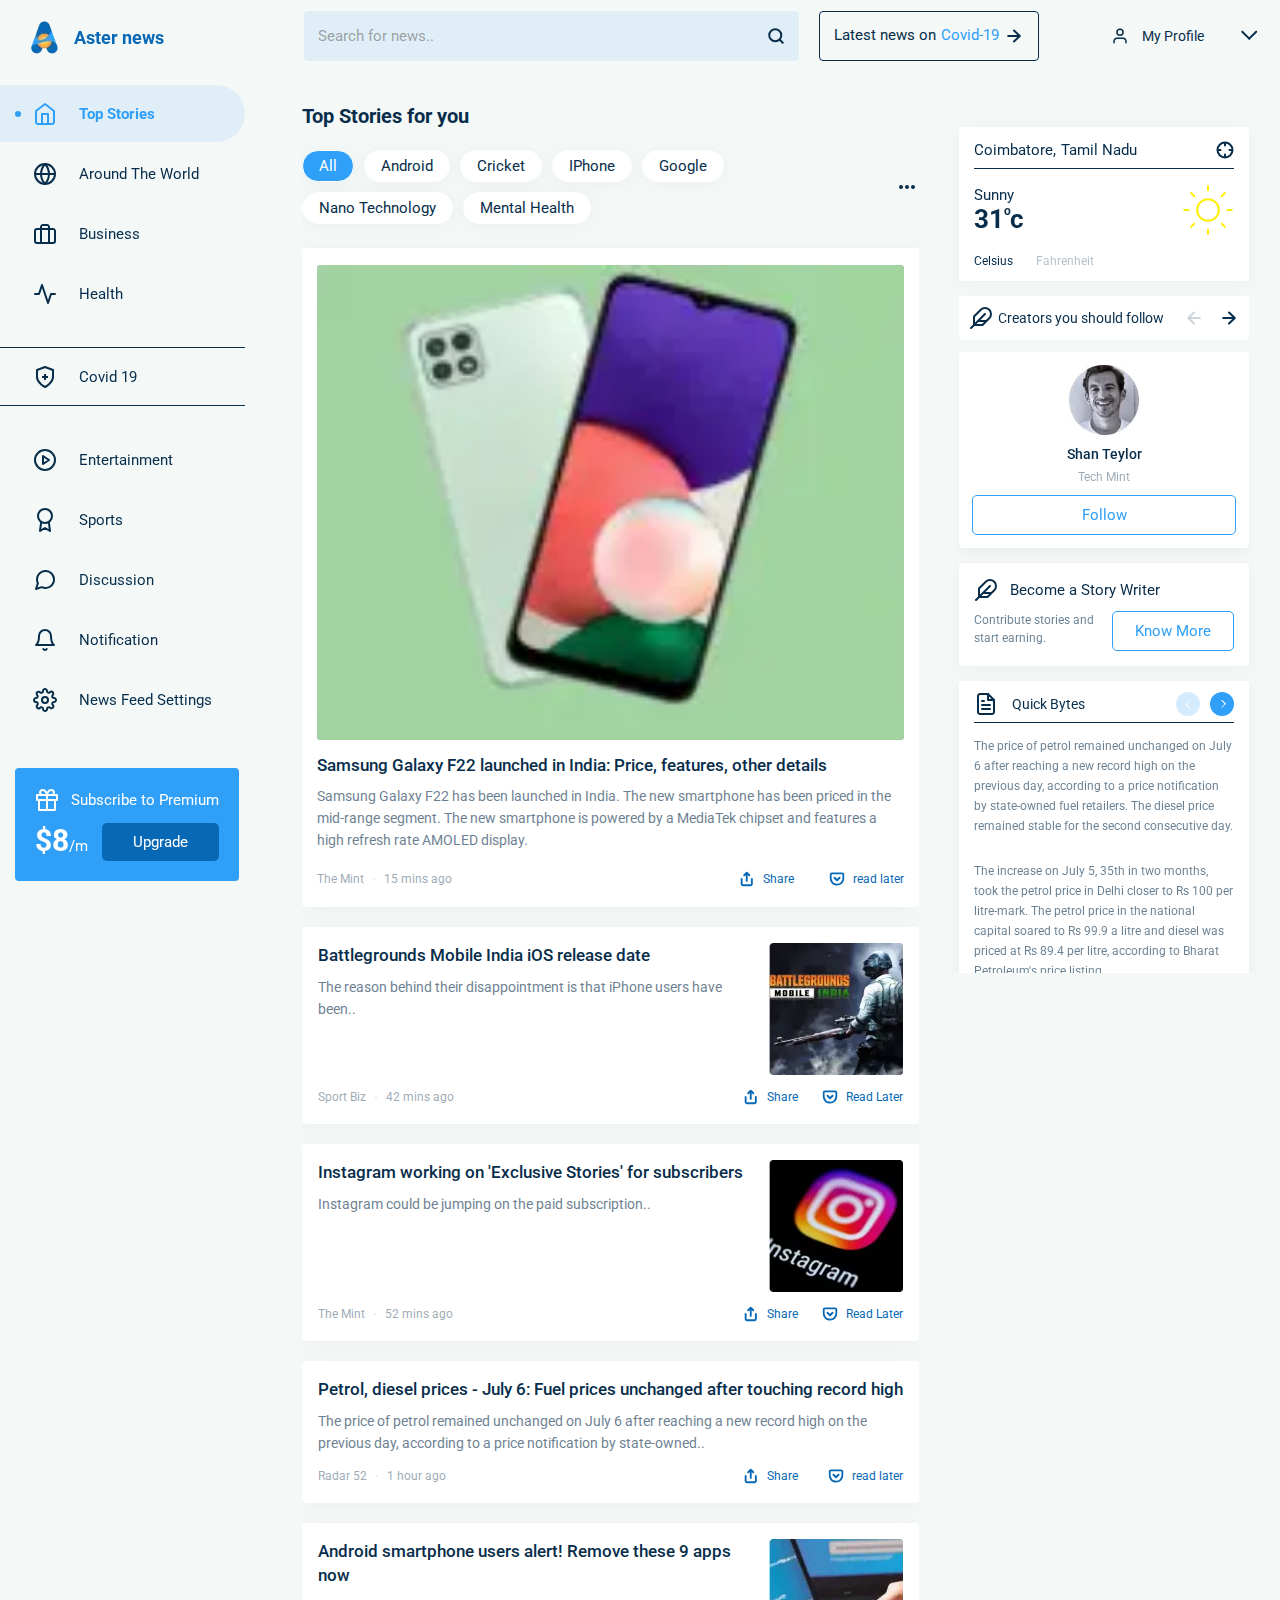
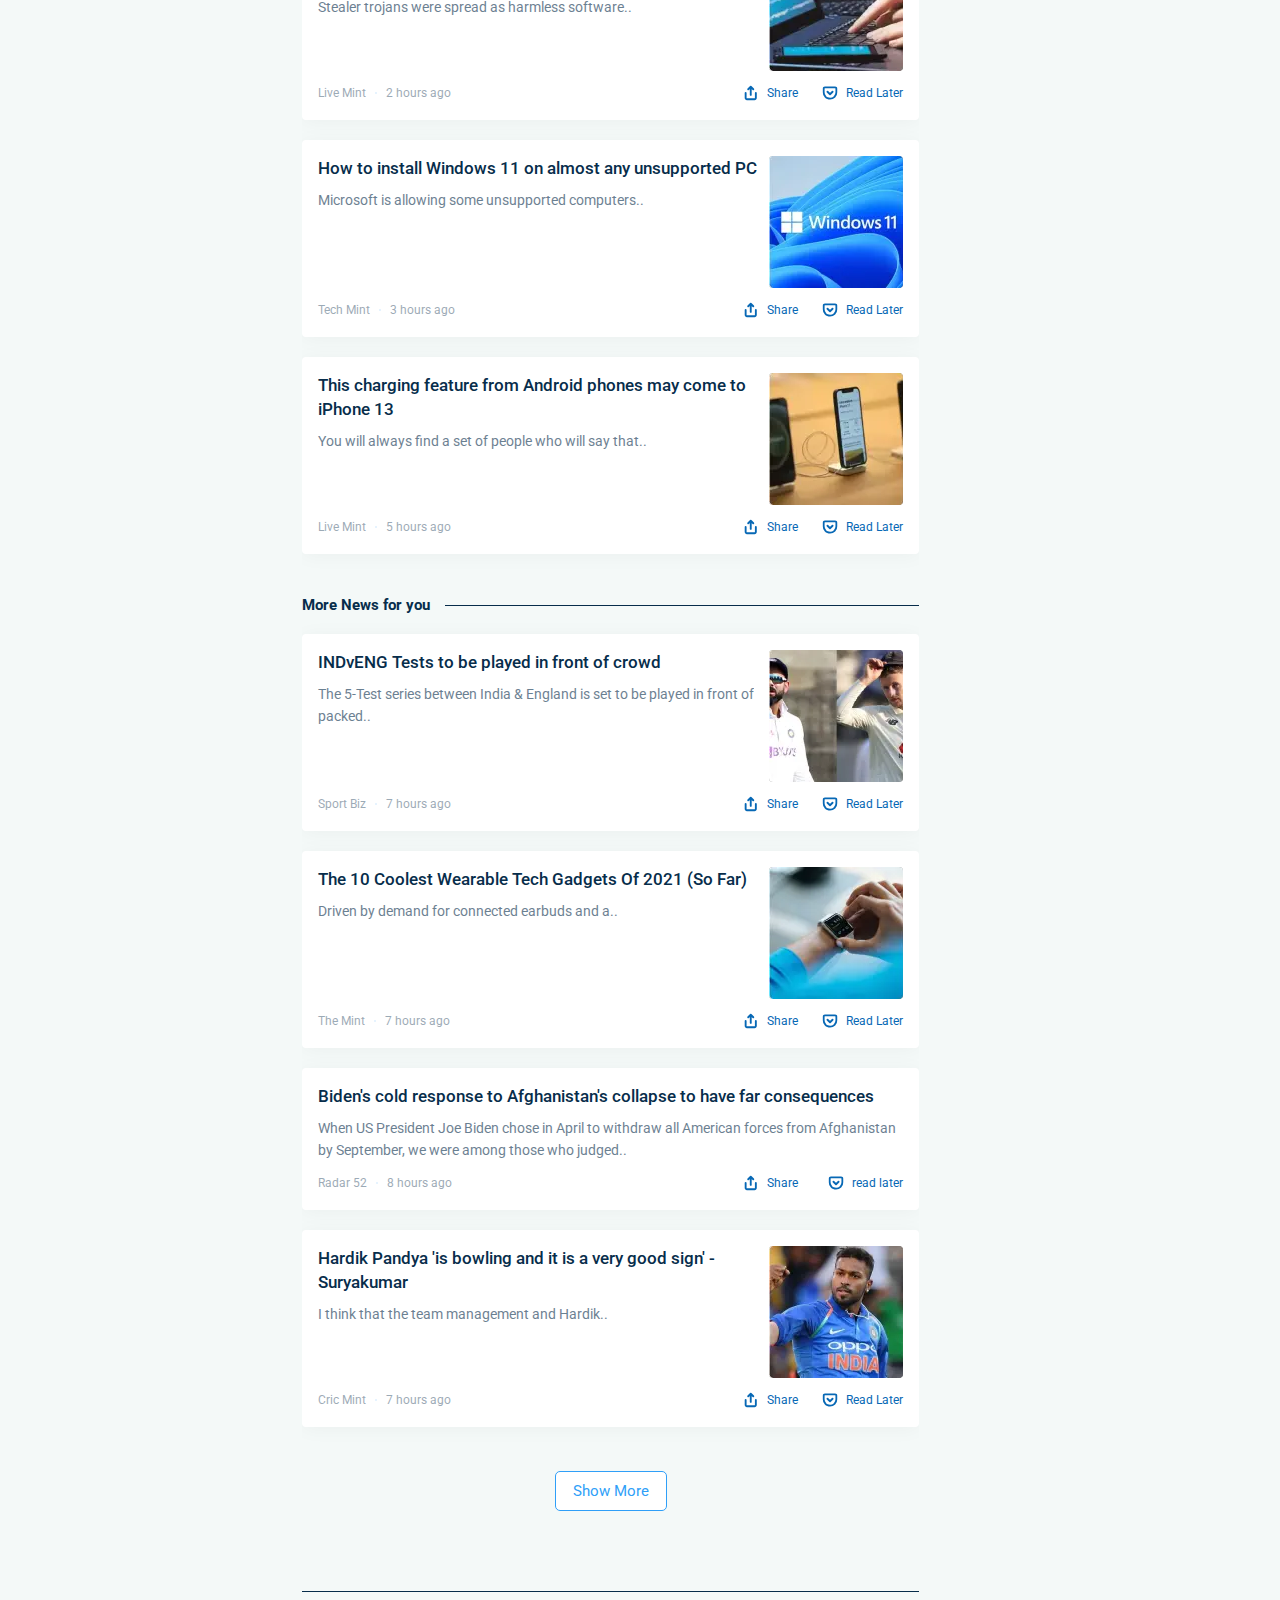
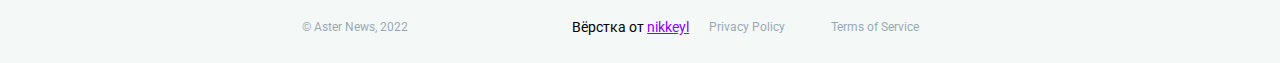
<file: index.html>
<!DOCTYPE html><html lang="en"><head><meta charset="UTF-8"><meta name="viewport" content="width=device-width"><meta name="format-detection" content="telephone=no"><link rel="stylesheet" href="css/style.min.css"><link rel="icon" href="/favicon.png" type="image/png"><title>News dashboard</title></head><body class="page"><div class="scaffold"><aside class="sidebar"><div class="sidebar__inner"><a href="index.html" class="logo sidebar__logo"><picture><source srcset="content/img/logo.webp" type="image/webp"><img src="content/img/logo.png" alt="Aster news"></picture>Aster news</a><div class="menu sidebar__menu"><nav class="menu__body"><ul class="menu__list"><li class="menu__item active"><svg class="menu__icon"><use href="content/icons/sprite.svg#home"></use></svg> <a href="index.html" class="menu__link">Top Stories</a></li><li class="menu__item"><svg class="menu__icon"><use href="content/icons/sprite.svg#globe"></use></svg> <a href="#" class="menu__link">Around the World</a></li><li class="menu__item"><svg class="menu__icon"><use href="content/icons/sprite.svg#briefcase"></use></svg> <a href="#" class="menu__link">Business</a></li><li class="menu__item"><svg class="menu__icon"><use href="content/icons/sprite.svg#activity"></use></svg> <a href="#" class="menu__link">health</a></li><li class="menu__item menu__item--border"><svg class="menu__icon"><use href="content/icons/sprite.svg#shield"></use></svg> <a href="#" class="menu__link">covid 19</a></li><li class="menu__item"><svg class="menu__icon"><use href="content/icons/sprite.svg#play"></use></svg> <a href="#" class="menu__link">Entertainment</a></li><li class="menu__item"><svg class="menu__icon"><use href="content/icons/sprite.svg#award"></use></svg> <a href="#" class="menu__link">Sports</a></li><li class="menu__item"><svg class="menu__icon"><use href="content/icons/sprite.svg#message"></use></svg> <a href="#" class="menu__link">Discussion</a></li><li class="menu__item"><svg class="menu__icon"><use href="content/icons/sprite.svg#bell"></use></svg> <a href="#" class="menu__link">Notification</a></li><li class="menu__item"><svg class="menu__icon"><use href="content/icons/sprite.svg#settings"></use></svg> <a href="#" class="menu__link">News Feed Settings</a></li></ul></nav></div><div class="sidebar__widgets"><div class="premium"><div class="premium__head"><svg class="premium__icon"><use href="content/icons/sprite.svg#gift"></use></svg><div class="premium__title">Subscribe to Premium</div></div><div class="premium__body"><div class="premium__text"><span>$8</span>/m</div><a href="#" class="button button--dark premium__button">Upgrade</a></div></div></div></div></aside><main class="content"><header class="header"><div class="header__body"><form action="#" class="search header__search hide"><input aria-label="search" autocomplete="off" type="search" name="form[]" placeholder="Search for news.." class="search__input"> <button aria-label="search button" type="submit" class="search__button"><svg class="search__icon"><use href="content/icons/sprite.svg#search"></use></svg></button></form><button aria-label="search button" type="submit" class="search__button search__button--1"><svg class="search__icon"><use href="content/icons/sprite.svg#search"></use></svg></button> <a href="#" data-da=".sidebar__widgets, 768" class="header__button">Latest news on <span>Covid-19</span> <svg class="header__icon"><use href="content/icons/sprite.svg#arrow-right"></use></svg></a></div><div class="profile header__profile"><div class="profile__body"><svg class="profile__user"><use href="content/icons/sprite.svg#user"></use></svg> <a href="#" class="profile__name">My Profile</a></div><svg class="profile__arrow"><use href="content/icons/sprite.svg#arrow"></use></svg></div><button aria-label="open menu" type="button" class="icon-menu header__icon-menu"><span class="icon-menu__line"></span></button></header><div class="wrapper content__wrapper"><div class="wrapper__body"><section class="wrapper__main"><h1 class="wrapper__title">Top Stories for you</h1><div class="labels wrapper__labels"><div class="labels__inner"><a href="#" class="label labels__label active">all</a> <a href="#" class="label labels__label">Android</a> <a href="#" class="label labels__label">Cricket</a> <a href="#" class="label labels__label">iPhone</a> <a href="#" class="label labels__label">Google</a> <a href="#" class="label labels__label">Nano Technology</a> <a href="#" class="label labels__label">Mental Health</a></div><svg class="labels__select"><use href="content/icons/sprite.svg#more"></use></svg></div><div class="feeds"><div class="recent-news"><div class="recent-news__body"><a href="news-feed.html" class="recent-news__title"><h2>Samsung Galaxy F22 launched in India: Price, features, other details</h2></a><div class="recent-news__text">Samsung Galaxy F22 has been launched in India. The new smartphone has been priced in the mid-range segment. The new smartphone is powered by a MediaTek chipset and features a high refresh rate AMOLED display.</div><div class="recent-news__footer"><div class="info-news recent-news__info"><a href="#" class="info-news__theme">The Mint</a><div class="info-news__date">15 mins ago</div></div><div class="recent-news__actions"><div class="share recent-news__share"><svg class="share__icon"><use href="content/icons/sprite.svg#share"></use></svg> <a href="#" class="share__text">Share</a></div><div class="later recent-news__later"><svg class="later__icon"><use href="content/icons/sprite.svg#pocket"></use></svg> <a href="#" class="later__text">read later</a></div></div></div></div><a href="news-feed.html" class="recent-news__image-ibg"><picture><source data-srcset="content/img/news/img1.webp" srcset="[data-uri]" type="image/webp"><img src="[data-uri]" data-src="content/img/news/img1.jpg" alt="Samsung Galaxy F22"></picture></a></div><article class="news-card feeds__news"><div class="news-card__head"><div class="news-card__body"><a href="#" class="news-card__title"><h3>Battlegrounds Mobile India iOS release date</h3></a><div class="news-card__text">The reason behind their disappointment is that iPhone users have been..</div></div><a href="#" class="news-card__image-ibg"><picture><source data-srcset="content/img/news/img2.webp" srcset="[data-uri]" type="image/webp"><img src="[data-uri]" data-src="content/img/news/img2.jpg" alt="pubg"></picture></a></div><div class="news-card__footer"><div class="info-news news-card__info"><a href="#" class="info-news__theme">Sport Biz</a><div class="info-news__date">42 mins ago</div></div><div class="info-news__actions"><div class="share info-news__share"><svg class="share__icon"><use href="content/icons/sprite.svg#share"></use></svg> <a href="#" class="share__text">Share</a></div><div class="later info-news__later"><svg class="later__icon"><use href="content/icons/sprite.svg#pocket"></use></svg> <a href="#" class="later__text">Read Later</a></div></div></div></article><article class="news-card feeds__news"><div class="news-card__head"><div class="news-card__body"><a href="#" class="news-card__title"><h3>Instagram working on 'Exclusive Stories' for subscribers</h3></a><div class="news-card__text">Instagram could be jumping on the paid subscription..</div></div><a href="#" class="news-card__image-ibg"><picture><source data-srcset="content/img/news/img3.webp" srcset="[data-uri]" type="image/webp"><img src="[data-uri]" data-src="content/img/news/img3.jpg" alt="Instagram"></picture></a></div><div class="news-card__footer"><div class="info-news news-card__info"><a href="#" class="info-news__theme">The Mint</a><div class="info-news__date">52 mins ago</div></div><div class="info-news__actions"><div class="share info-news__share"><svg class="share__icon"><use href="content/icons/sprite.svg#share"></use></svg> <a href="#" class="share__text">Share</a></div><div class="later info-news__later"><svg class="later__icon"><use href="content/icons/sprite.svg#pocket"></use></svg> <a href="#" class="later__text">Read Later</a></div></div></div></article><article class="news-card feeds__news"><div class="news-card__head"><div class="news-card__body"><a href="#" class="news-card__title"><h3>Petrol, diesel prices - July 6: Fuel prices unchanged after touching record high</h3></a><div class="news-card__text">The price of petrol remained unchanged on July 6 after reaching a new record high on the previous day, according to a price notification by state-owned..</div></div></div><div class="news-card__footer"><div class="info-news news-card__info"><a href="#" class="info-news__theme">Radar 52</a><div class="info-news__date">1 hour ago</div></div><div class="info-news__actions"><div class="share info-news__share"><svg class="share__icon"><use href="content/icons/sprite.svg#share"></use></svg> <a href="#" class="share__text">Share</a></div><div class="later info-news__later"><svg class="later__icon"><use href="content/icons/sprite.svg#pocket"></use></svg> <a href="#" class="later__text">read later</a></div></div></div></article><article class="news-card feeds__news"><div class="news-card__head"><div class="news-card__body"><a href="#" class="news-card__title"><h3>Android smartphone users alert! Remove these 9 apps now</h3></a><div class="news-card__text">Stealer trojans were spread as harmless software..</div></div><a href="#" class="news-card__image-ibg"><picture><source data-srcset="content/img/news/img4.webp" srcset="[data-uri]" type="image/webp"><img src="[data-uri]" data-src="content/img/news/img4.jpg" alt="android"></picture></a></div><div class="news-card__footer"><div class="info-news news-card__info"><a href="#" class="info-news__theme">Live Mint</a><div class="info-news__date">2 hours ago</div></div><div class="info-news__actions"><div class="share info-news__share"><svg class="share__icon"><use href="content/icons/sprite.svg#share"></use></svg> <a href="#" class="share__text">Share</a></div><div class="later info-news__later"><svg class="later__icon"><use href="content/icons/sprite.svg#pocket"></use></svg> <a href="#" class="later__text">Read Later</a></div></div></div></article><article class="news-card feeds__news"><div class="news-card__head"><div class="news-card__body"><a href="#" class="news-card__title"><h3>How to install Windows 11 on almost any unsupported PC</h3></a><div class="news-card__text">Microsoft is allowing some unsupported computers..</div></div><a href="#" class="news-card__image-ibg"><picture><source data-srcset="content/img/news/img5.webp" srcset="[data-uri]" type="image/webp"><img src="[data-uri]" data-src="content/img/news/img5.jpg" alt="windows"></picture></a></div><div class="news-card__footer"><div class="info-news news-card__info"><a href="#" class="info-news__theme">Tech Mint</a><div class="info-news__date">3 hours ago</div></div><div class="info-news__actions"><div class="share info-news__share"><svg class="share__icon"><use href="content/icons/sprite.svg#share"></use></svg> <a href="#" class="share__text">Share</a></div><div class="later info-news__later"><svg class="later__icon"><use href="content/icons/sprite.svg#pocket"></use></svg> <a href="#" class="later__text">Read Later</a></div></div></div></article><article class="news-card feeds__news"><div class="news-card__head"><div class="news-card__body"><a href="#" class="news-card__title"><h3>This charging feature from Android phones may come to iPhone 13</h3></a><div class="news-card__text">You will always find a set of people who will say that..</div></div><a href="#" class="news-card__image-ibg"><picture><source data-srcset="content/img/news/img6.webp" srcset="[data-uri]" type="image/webp"><img src="[data-uri]" data-src="content/img/news/img6.jpg" alt="iphone"></picture></a></div><div class="news-card__footer"><div class="info-news news-card__info"><a href="#" class="info-news__theme">Live Mint</a><div class="info-news__date">5 hours ago</div></div><div class="info-news__actions"><div class="share info-news__share"><svg class="share__icon"><use href="content/icons/sprite.svg#share"></use></svg> <a href="#" class="share__text">Share</a></div><div class="later info-news__later"><svg class="later__icon"><use href="content/icons/sprite.svg#pocket"></use></svg> <a href="#" class="later__text">Read Later</a></div></div></div></article></div><div class="other wrapper__other"><h4 class="other__title">More News for you<span></span></h4><div class="other__cards"><article class="news-card other__news"><div class="news-card__head"><div class="news-card__body"><a href="#" class="news-card__title"><h3>INDvENG Tests to be played in front of crowd</h3></a><div class="news-card__text">The 5-Test series between India & England is set to be played in front of packed..</div></div><a href="#" class="news-card__image-ibg"><picture><source data-srcset="content/img/news/img7.webp" srcset="[data-uri]" type="image/webp"><img src="[data-uri]" data-src="content/img/news/img7.jpg" alt="sport"></picture></a></div><div class="news-card__footer"><div class="info-news news-card__info"><a href="#" class="info-news__theme">Sport Biz</a><div class="info-news__date">7 hours ago</div></div><div class="info-news__actions"><div class="share info-news__share"><svg class="share__icon"><use href="content/icons/sprite.svg#share"></use></svg> <a href="#" class="share__text">Share</a></div><div class="later info-news__later"><svg class="later__icon"><use href="content/icons/sprite.svg#pocket"></use></svg> <a href="#" class="later__text">Read Later</a></div></div></div></article><article class="news-card other__news"><div class="news-card__head"><div class="news-card__body"><a href="#" class="news-card__title"><h3>The 10 Coolest Wearable Tech Gadgets Of 2021 (So Far)</h3></a><div class="news-card__text">Driven by demand for connected earbuds and a..</div></div><a href="#" class="news-card__image-ibg"><picture><source data-srcset="content/img/news/img8.webp" srcset="[data-uri]" type="image/webp"><img src="[data-uri]" data-src="content/img/news/img8.jpg" alt="gadgets"></picture></a></div><div class="news-card__footer"><div class="info-news news-card__info"><a href="#" class="info-news__theme">The Mint</a><div class="info-news__date">7 hours ago</div></div><div class="info-news__actions"><div class="share info-news__share"><svg class="share__icon"><use href="content/icons/sprite.svg#share"></use></svg> <a href="#" class="share__text">Share</a></div><div class="later info-news__later"><svg class="later__icon"><use href="content/icons/sprite.svg#pocket"></use></svg> <a href="#" class="later__text">Read Later</a></div></div></div></article><article class="news-card other__news"><div class="news-card__head"><div class="news-card__body"><a href="#" class="news-card__title"><h3>Biden's cold response to Afghanistan's collapse to have far consequences</h3></a><div class="news-card__text">When US President Joe Biden chose in April to withdraw all American forces from Afghanistan by September, we were among those who judged..</div></div></div><div class="news-card__footer"><div class="info-news news-card__info"><a href="#" class="info-news__theme">Radar 52</a><div class="info-news__date">8 hours ago</div></div><div class="info-news__actions"><div class="share info-news__share"><svg class="share__icon"><use href="content/icons/sprite.svg#share"></use></svg> <a href="#" class="share__text">Share</a></div><div class="later info-news__later"><svg class="later__icon"><use href="content/icons/sprite.svg#pocket"></use></svg> <a href="#" class="later__text">read later</a></div></div></div></article><article class="news-card other__news"><div class="news-card__head"><div class="news-card__body"><a href="#" class="news-card__title"><h3>Hardik Pandya 'is bowling and it is a very good sign' - Suryakumar</h3></a><div class="news-card__text">I think that the team management and Hardik..</div></div><a href="#" class="news-card__image-ibg"><picture><source data-srcset="content/img/news/img9.webp" srcset="[data-uri]" type="image/webp"><img src="[data-uri]" data-src="content/img/news/img9.jpg" alt="sport"></picture></a></div><div class="news-card__footer"><div class="info-news news-card__info"><a href="#" class="info-news__theme">Cric Mint</a><div class="info-news__date">7 hours ago</div></div><div class="info-news__actions"><div class="share info-news__share"><svg class="share__icon"><use href="content/icons/sprite.svg#share"></use></svg> <a href="#" class="share__text">Share</a></div><div class="later info-news__later"><svg class="later__icon"><use href="content/icons/sprite.svg#pocket"></use></svg> <a href="#" class="later__text">Read Later</a></div></div></div></article></div><a href="#" class="button button--border other__button">show more</a></div></section><footer class="footer"><div class="footer__copy">© Aster News, 2022</div><div style="color:#000">Вёрстка от <a href="https://nikkeyl.vercel.app" style="color:#80f;text-decoration:underline">nikkeyl</a></div><ul class="footer__list"><li><a href="#" class="footer__link">Privacy Policy</a></li><li><a href="#" class="footer__link">Terms of Service</a></li></ul></footer></div><aside class="sidebar-wrapper wrapper__sidebar"><div class="sidebar-wrapper__inner"><div data-da=".sidebar__widgets, 595" class="weather"><div class="weather__head"><div class="weather__place"><div class="weather__country">Coimbatore,</div><div class="weather__city">Tamil Nadu</div></div><svg class="weather__location"><use href="content/icons/sprite.svg#crosshair"></use></svg></div><div class="weather__body"><div class="weather__info"><div class="weather__status">Sunny</div><div class="weather__degrees"><span>31</span> c</div></div><svg class="weather__img"><use href="content/icons/sprite.svg#sun"></use></svg></div><div class="weather__footer"><button class="weather__button active">Celsius</button> <button class="weather__button">Fahrenheit</button></div></div><div data-da=".sidebar__widgets, 595" class="slider-creators"><div class="slider-creators__head"><div class="slider-creators__info"><svg class="slider-creators__img"><use href="content/icons/sprite.svg#feather"></use></svg><div class="slider-creators__title">Creators you should follow</div></div><div class="slider-creators__actions"><button type="button" aria-label="button slider previous" class="slider-creators__prev swiper-button-prev"><svg class="slider-creators__icon"><use href="content/icons/sprite.svg#arrow-right"></use></svg></button> <button aria-label="button slider next" type="button" class="slider-creators__next swiper-button-next"><svg class="slider-creators__icon"><use href="content/icons/sprite.svg#arrow-right"></use></svg></button></div></div><div class="slider-creators__slider swiper"><div class="slider-creators__wrapper swiper-wrapper"><div class="slider-creators__slide swiper-slide"><div class="creator-card"><a href="#" class="creator-card__image-ibg"><picture><source data-srcset="content/img/creators/avatar1.webp" srcset="[data-uri]" type="image/webp"><img src="[data-uri]" data-src="content/img/creators/avatar1.jpg" alt="creator"></picture></a><div class="creator-card__body"><a href="#" aria-label="author" class="creator-card__name">Shan Teylor</a><div class="creator-card__status">Tech Mint</div><a href="#" class="button button--border creator-card__button">Follow</a></div></div></div><div class="slider-creators__slide swiper-slide"><div class="creator-card"><a href="#" class="creator-card__image-ibg"><picture><source data-srcset="content/img/creators/avatar2.webp" srcset="[data-uri]" type="image/webp"><img src="[data-uri]" data-src="content/img/creators/avatar2.jpg" alt="creator"></picture></a><div class="creator-card__body"><a href="#" aria-label="author" class="creator-card__name">Mary Angela</a><div class="creator-card__status">Live Mint</div><a href="#" class="button button--border creator-card__button">Follow</a></div></div></div><div class="slider-creators__slide swiper-slide"><div class="creator-card"><a href="#" class="creator-card__image-ibg"><picture><source data-srcset="content/img/creators/avatar3.webp" srcset="[data-uri]" type="image/webp"><img src="[data-uri]" data-src="content/img/creators/avatar3.jpg" alt="creator"></picture></a><div class="creator-card__body"><a href="#" aria-label="author" class="creator-card__name">Kyon Cho Chi</a><div class="creator-card__status">Bizz Daily</div><a href="#" class="button button--border creator-card__button">Follow</a></div></div></div><div class="slider-creators__slide swiper-slide"><div class="creator-card"><a href="#" class="creator-card__image-ibg"><picture><source data-srcset="content/img/creators/avatar4.webp" srcset="[data-uri]" type="image/webp"><img src="[data-uri]" data-src="content/img/creators/avatar4.jpg" alt="creator"></picture></a><div class="creator-card__body"><a href="#" aria-label="author" class="creator-card__name">Paul Livingstone</a><div class="creator-card__status">Sport Biz</div><a href="#" class="button button--border creator-card__button">Follow</a></div></div></div><div class="slider-creators__slide swiper-slide"><div class="creator-card"><a href="#" class="creator-card__image-ibg"><picture><source data-srcset="content/img/creators/avatar5.webp" srcset="[data-uri]" type="image/webp"><img src="[data-uri]" data-src="content/img/creators/avatar5.jpg" alt="creator"></picture></a><div class="creator-card__body"><a href="#" aria-label="author" class="creator-card__name">Sara Jay</a><div class="creator-card__status">Radar 52</div><a href="#" class="button button--border creator-card__button">Follow</a></div></div></div><div class="slider-creators__slide swiper-slide"><div class="creator-card"><a href="#" class="creator-card__image-ibg"><picture><source data-srcset="content/img/creators/avatar3.webp" srcset="[data-uri]" type="image/webp"><img src="[data-uri]" data-src="content/img/creators/avatar3.jpg" alt="creator"></picture></a><div class="creator-card__body"><a href="#" aria-label="author" class="creator-card__name">Shan Teylor</a><div class="creator-card__status">live Mint</div><a href="#" class="button button--border creator-card__button">Follow</a></div></div></div></div></div></div><div data-da=".sidebar__widgets, 595" class="writer"><div class="writer__head"><svg class="writer__icon"><use href="content/icons/sprite.svg#feather"></use></svg><div class="writer__title">Become a Story Writer</div></div><div class="writer__body"><div class="writer__text">Contribute stories and start earning.</div><a href="#" class="button button--border writer__button">know more</a></div></div><div data-da=".sidebar__widgets, 595" class="bytes"><div class="bytes__head"><div class="bytes__info"><svg class="bytes__icon"><use href="content/icons/sprite.svg#file-text"></use></svg><div class="bytes__title">Quick Bytes</div></div><div class="bytes__actions"><button aria-label="button slider previous" type="button" class="swiper-button-prev bytes__prev"><svg class="swiper-button-prev__icon"><use href="content/icons/sprite.svg#arrow"></use></svg></button> <button aria-label="button slider next" type="button" class="swiper-button-next bytes__next"><svg class="swiper-button-next__icon"><use href="content/icons/sprite.svg#arrow"></use></svg></button></div></div><div class="bytes__body"><div class="bytes__slider swiper"><div class="bytes__wrapper swiper-wrapper"><div class="bytes__slide slide-bytes swiper-slide"><p class="slide-bytes__text">The price of petrol remained unchanged on July 6 after reaching a new record high on the previous day, according to a price notification by state-owned fuel retailers. The diesel price remained stable for the second consecutive day.</p><p class="slide-bytes__text">The increase on July 5, 35th in two months, took the petrol price in Delhi closer to Rs 100 per litre-mark. The petrol price in the national capital soared to Rs 99.9 a litre and diesel was priced at Rs 89.4 per litre, according to Bharat Petroleum's price listing.</p></div><div class="bytes__slide slide-bytes swiper-slide"><p class="slide-bytes__text">The price of petrol remained unchanged on July 6 after reaching a new record high on the previous day, according to a price notification by state-owned fuel retailers. The diesel price remained stable for the second consecutive day.</p><p class="slide-bytes__text">The increase on July 5, 35th in two months, took the petrol price in Delhi closer to Rs 100 per litre-mark. The petrol price in the national capital soared to Rs 99.9 a litre and diesel was priced at Rs 89.4 per litre, according to Bharat Petroleum's price listing.</p></div><div class="bytes__slide slide-bytes swiper-slide"><p class="slide-bytes__text">The price of petrol remained unchanged on July 6 after reaching a new record high on the previous day, according to a price notification by state-owned fuel retailers. The diesel price remained stable for the second consecutive day.</p><p class="slide-bytes__text">The increase on July 5, 35th in two months, took the petrol price in Delhi closer to Rs 100 per litre-mark. The petrol price in the national capital soared to Rs 99.9 a litre and diesel was priced at Rs 89.4 per litre, according to Bharat Petroleum's price listing.</p></div><div class="bytes__slide slide-bytes swiper-slide"><p class="slide-bytes__text">The price of petrol remained unchanged on July 6 after reaching a new record high on the previous day, according to a price notification by state-owned fuel retailers. The diesel price remained stable for the second consecutive day.</p><p class="slide-bytes__text">The increase on July 5, 35th in two months, took the petrol price in Delhi closer to Rs 100 per litre-mark. The petrol price in the national capital soared to Rs 99.9 a litre and diesel was priced at Rs 89.4 per litre, according to Bharat Petroleum's price listing.</p></div><div class="bytes__slide slide-bytes swiper-slide"><p class="slide-bytes__text">The price of petrol remained unchanged on July 6 after reaching a new record high on the previous day, according to a price notification by state-owned fuel retailers. The diesel price remained stable for the second consecutive day.</p><p class="slide-bytes__text">The increase on July 5, 35th in two months, took the petrol price in Delhi closer to Rs 100 per litre-mark. The petrol price in the national capital soared to Rs 99.9 a litre and diesel was priced at Rs 89.4 per litre, according to Bharat Petroleum's price listing.</p></div><div class="bytes__slide slide-bytes swiper-slide"><p class="slide-bytes__text">The price of petrol remained unchanged on July 6 after reaching a new record high on the previous day, according to a price notification by state-owned fuel retailers. The diesel price remained stable for the second consecutive day.</p><p class="slide-bytes__text">The increase on July 5, 35th in two months, took the petrol price in Delhi closer to Rs 100 per litre-mark. The petrol price in the national capital soared to Rs 99.9 a litre and diesel was priced at Rs 89.4 per litre, according to Bharat Petroleum's price listing.</p></div></div><div class="bytes__pagination swiper-pagination"></div></div></div></div><form data-da=".sidebar__widgets, 595" action="#" class="subscribe"><div class="subscribe__title">Subscribe to our newsletter</div><input aria-label="subscribe" data-required="email" type="text" name="form[]" placeholder="Enter Email" class="subscribe__input"> <button type="submit" class="button subscribe__button">subscribe</button></form></div></aside></div></main></div><script src="js/app.min.js"></script></body></html>
</file>
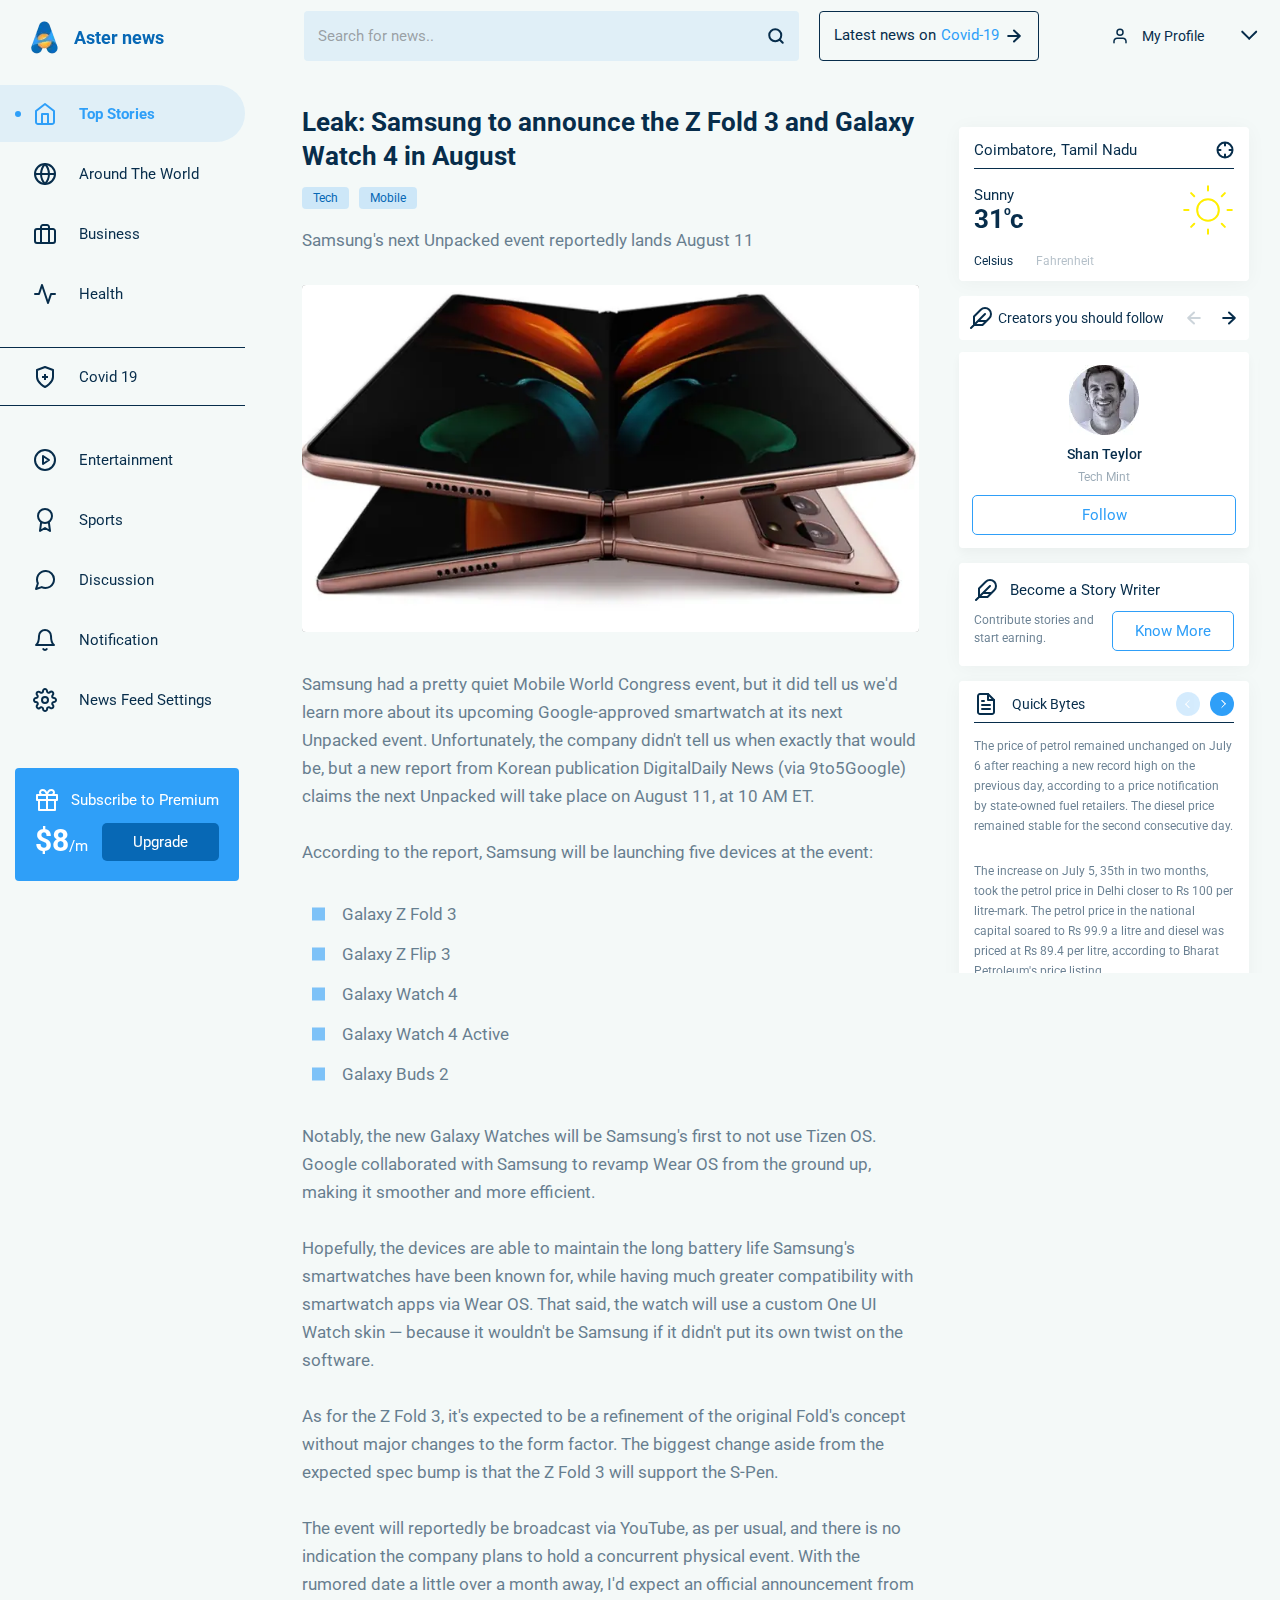
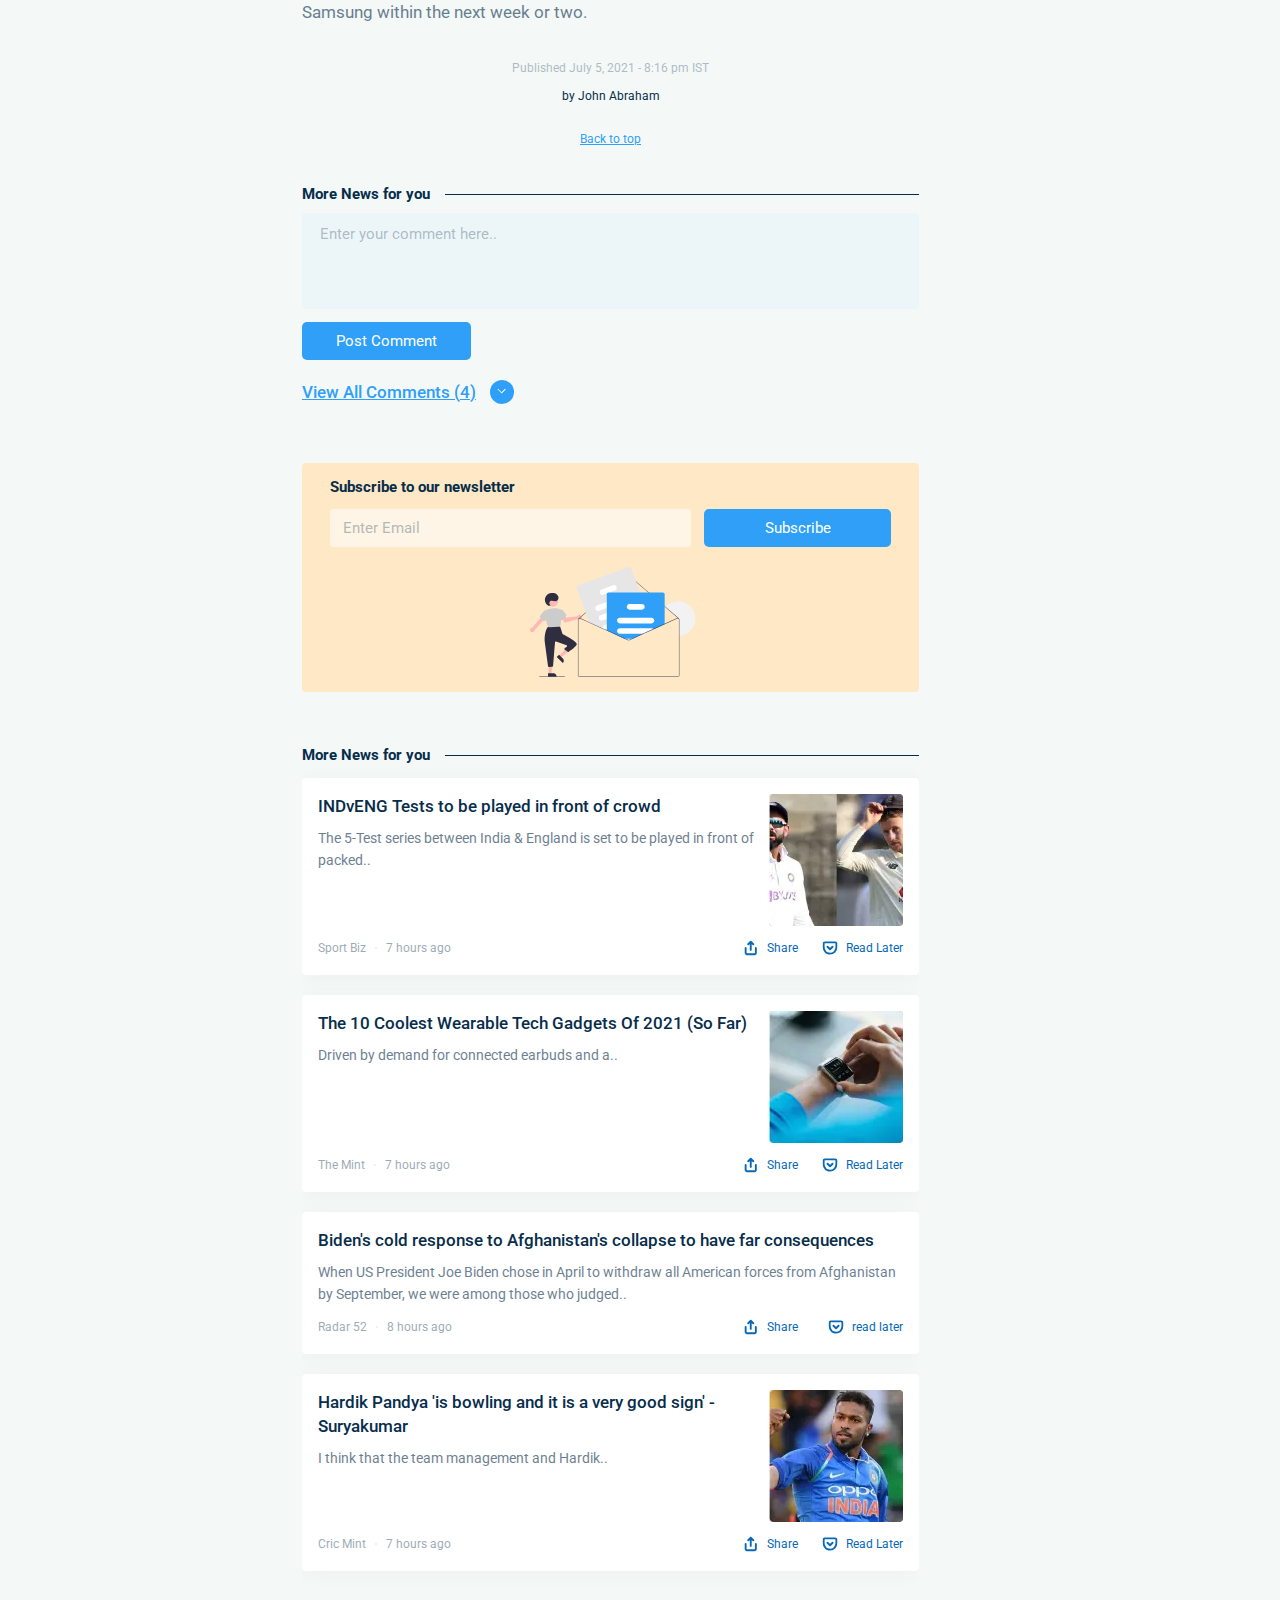
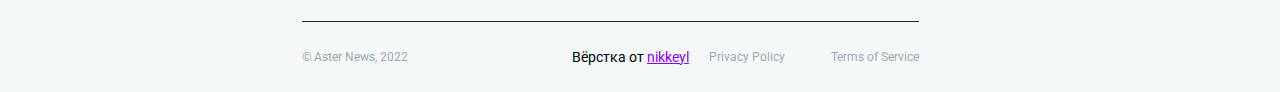
<file: news-feed.html>
<!DOCTYPE html><html lang="en"><head><meta charset="UTF-8"><meta name="viewport" content="width=device-width"><meta name="format-detection" content="telephone=no"><link rel="stylesheet" href="css/style.min.css"><link rel="icon" href="/favicon.png" type="image/png"><title>News dashboard</title></head><body class="page"><div class="scaffold"><aside class="sidebar"><div class="sidebar__inner"><a href="index.html" class="logo sidebar__logo"><picture><source srcset="content/img/logo.webp" type="image/webp"><img src="content/img/logo.png" alt="Aster news"></picture>Aster news</a><div class="menu sidebar__menu"><nav class="menu__body"><ul class="menu__list"><li class="menu__item active"><svg class="menu__icon"><use href="content/icons/sprite.svg#home"></use></svg> <a href="index.html" class="menu__link">Top Stories</a></li><li class="menu__item"><svg class="menu__icon"><use href="content/icons/sprite.svg#globe"></use></svg> <a href="#" class="menu__link">Around the World</a></li><li class="menu__item"><svg class="menu__icon"><use href="content/icons/sprite.svg#briefcase"></use></svg> <a href="#" class="menu__link">Business</a></li><li class="menu__item"><svg class="menu__icon"><use href="content/icons/sprite.svg#activity"></use></svg> <a href="#" class="menu__link">health</a></li><li class="menu__item menu__item--border"><svg class="menu__icon"><use href="content/icons/sprite.svg#shield"></use></svg> <a href="#" class="menu__link">covid 19</a></li><li class="menu__item"><svg class="menu__icon"><use href="content/icons/sprite.svg#play"></use></svg> <a href="#" class="menu__link">Entertainment</a></li><li class="menu__item"><svg class="menu__icon"><use href="content/icons/sprite.svg#award"></use></svg> <a href="#" class="menu__link">Sports</a></li><li class="menu__item"><svg class="menu__icon"><use href="content/icons/sprite.svg#message"></use></svg> <a href="#" class="menu__link">Discussion</a></li><li class="menu__item"><svg class="menu__icon"><use href="content/icons/sprite.svg#bell"></use></svg> <a href="#" class="menu__link">Notification</a></li><li class="menu__item"><svg class="menu__icon"><use href="content/icons/sprite.svg#settings"></use></svg> <a href="#" class="menu__link">News Feed Settings</a></li></ul></nav></div><div class="sidebar__widgets"><div class="premium"><div class="premium__head"><svg class="premium__icon"><use href="content/icons/sprite.svg#gift"></use></svg><div class="premium__title">Subscribe to Premium</div></div><div class="premium__body"><div class="premium__text"><span>$8</span>/m</div><a href="#" class="button button--dark premium__button">Upgrade</a></div></div></div></div></aside><main class="content"><header class="header"><div class="header__body"><form action="#" class="search header__search hide"><input aria-label="search" autocomplete="off" type="search" name="form[]" placeholder="Search for news.." class="search__input"> <button aria-label="search button" type="submit" class="search__button"><svg class="search__icon"><use href="content/icons/sprite.svg#search"></use></svg></button></form><button aria-label="search button" type="submit" class="search__button search__button--1"><svg class="search__icon"><use href="content/icons/sprite.svg#search"></use></svg></button> <a href="#" data-da=".sidebar__widgets, 768" class="header__button">Latest news on <span>Covid-19</span> <svg class="header__icon"><use href="content/icons/sprite.svg#arrow-right"></use></svg></a></div><div class="profile header__profile"><div class="profile__body"><svg class="profile__user"><use href="content/icons/sprite.svg#user"></use></svg> <a href="#" class="profile__name">My Profile</a></div><svg class="profile__arrow"><use href="content/icons/sprite.svg#arrow"></use></svg></div><button aria-label="open menu" type="button" class="icon-menu header__icon-menu"><span class="icon-menu__line"></span></button></header><div class="wrapper"><div class="wrapper__body"><div class="wrapper__main"><section class="news-wrapper"><h1 class="news-wrapper__title">Leak: Samsung to announce the Z Fold 3 and Galaxy Watch 4 in August</h1><div class="news-wrapper__labels"><a href="#" aria-label="tags" class="news-wrapper__label">Tech</a> <a href="#" aria-label="tags" class="news-wrapper__label">Mobile</a></div><div class="news-wrapper__sub-title">Samsung's next Unpacked event reportedly lands August 11</div><div class="news-wrapper__image-ibg"><picture><source data-srcset="content/img/feed/img1.webp" srcset="[data-uri]" type="image/webp"><img src="[data-uri]" data-src="content/img/feed/img1.jpg" alt="Samsung Fold"></picture></div><p class="news-wrapper__text">Samsung had a pretty quiet Mobile World Congress event, but it did tell us we'd learn more about its upcoming Google-approved smartwatch at its next Unpacked event. Unfortunately, the company didn't tell us when exactly that would be, but a new report from Korean publication DigitalDaily News (via 9to5Google) claims the next Unpacked will take place on August 11, at 10 AM ET.</p><p class="news-wrapper__text">According to the report, Samsung will be launching five devices at the event:</p><ul class="news-wrapper__list"><li class="news-wrapper__item">Galaxy Z Fold 3</li><li class="news-wrapper__item">Galaxy Z Flip 3</li><li class="news-wrapper__item">Galaxy Watch 4</li><li class="news-wrapper__item">Galaxy Watch 4 Active</li><li class="news-wrapper__item">Galaxy Buds 2</li></ul><p class="news-wrapper__text">Notably, the new Galaxy Watches will be Samsung's first to not use Tizen OS. Google collaborated with Samsung to revamp Wear OS from the ground up, making it smoother and more efficient.</p><p class="news-wrapper__text">Hopefully, the devices are able to maintain the long battery life Samsung's smartwatches have been known for, while having much greater compatibility with smartwatch apps via Wear OS. That said, the watch will use a custom One UI Watch skin — because it wouldn't be Samsung if it didn't put its own twist on the software.</p><p class="news-wrapper__text">As for the Z Fold 3, it's expected to be a refinement of the original Fold's concept without major changes to the form factor. The biggest change aside from the expected spec bump is that the Z Fold 3 will support the S-Pen.</p><p class="news-wrapper__text">The event will reportedly be broadcast via YouTube, as per usual, and there is no indication the company plans to hold a concurrent physical event. With the rumored date a little over a month away, I'd expect an official announcement from Samsung within the next week or two.</p><div class="news-wrapper__info"><div class="news-wrapper__date">Published July 5, 2021 - 8:16 pm IST</div><div class="news-wrapper__author">by John Abraham</div><a href="#" data-goto=".header" class="news-wrapper__go-top">Back to top</a></div></section><section class="comments"><h2 class="comments__title">More News for you<span></span></h2><form action="#" class="form-comments comments__form"><textarea data-required aria-label="your comment" name="form[]" placeholder="Enter your comment here.." class="form-comments__input"></textarea> <button type="submit" class="button form-comments__button">Post Comment</button></form><div data-spollers><div data-spoller class="show-all comments__show-all"><div class="show-all__text">View All Comments (<div class="show-all__quantity">4</div>)</div><div class="show-all__icon"><svg><use href="content/icons/sprite.svg#arrow"></use></svg></div></div><div class="comments__more"><div class="comment comments__comment"><div class="comment__head"><a href="#" class="comment__author">Rakshan <span class="comment__label">(You)</span></a><div class="comment__actions"><svg class="comment__icon"><use href="content/icons/sprite.svg#like"></use></svg> <svg class="comment__icon"><use href="content/icons/sprite.svg#dislike"></use></svg></div></div><div class="comment__body"><p class="comment__text">I've been a great fan of Samsung products since 2010. Can't wait for this one. 🔥🔥🔥</p></div><div class="comment__footer"><div class="comment__posted">Posted on Jul 5, 2021 | 6:22 AM</div><button type="button" class="comment__delete"><svg><use href="content/icons/sprite.svg#trash"></use></svg> <span>Delete Comment</span></button></div><a href="#" aria-label="reply this comment" class="comment__reply">Reply</a></div><div class="comment comment--answer comments__comment"><div class="comment__head"><a href="#" class="comment__author">Sharma KL</a><div class="comment__actions"><svg class="comment__icon"><use href="content/icons/sprite.svg#like"></use></svg> <svg class="comment__icon"><use href="content/icons/sprite.svg#dislike"></use></svg></div></div><div class="comment__body"><p class="comment__text">This Samsung Fold packs plenty of power into its small stature and sets the stage for better 5G phone performance in the future.</p></div><div class="comment__footer"><div class="comment__posted">Posted on Jul 5, 2021 | 6:22 AM</div></div><a href="#" aria-label="reply this comment" class="comment__reply">Reply</a></div><div class="comment comments__comment"><div class="comment__head"><a href="#" class="comment__author">Yokesh Mat</a><div class="comment__actions"><svg class="comment__icon"><use href="content/icons/sprite.svg#like"></use></svg> <svg class="comment__icon"><use href="content/icons/sprite.svg#dislike"></use></svg></div></div><div class="comment__body"><p class="comment__text">Thinking of buying the Z fold 2. Is it any good? or should I wait for fold 3?</p></div><div class="comment__footer"><div class="comment__posted">Posted on Jul 4, 2021 | 1:12 AM</div></div><a href="#" aria-label="reply this comment" class="comment__reply">Reply</a></div><div class="comment comment--answer comments__comment"><div class="comment__head"><a href="#" class="comment__author">Sharath</a><div class="comment__actions"><svg class="comment__icon"><use href="content/icons/sprite.svg#like"></use></svg> <svg class="comment__icon"><use href="content/icons/sprite.svg#dislike"></use></svg></div></div><div class="comment__body"><p class="comment__text">The Samsung Galaxy Z Fold 2 fixes many of the flaws of the original to deliver a foldable big-screen experience that really works, for the first folding phone we recommend.</p></div><div class="comment__footer"><div class="comment__posted">Posted on Jul 4, 2021 | 2:51 AM</div></div><a href="#" aria-label="reply this comment" class="comment__reply">Reply</a></div></div></div></section><div class="newsletter wrapper__newsletter"><div class="newsletter__body"><h3 class="newsletter__title">Subscribe to our newsletter</h3><form action="#" class="newsletter__form"><input aria-label="your email" type="text" data-required="email" name="form[]" placeholder="Enter Email" class="newsletter__input"> <button aria-label="submit" type="submit" class="button newsletter__button">Subscribe</button></form></div><img data-src="content/svg/newsletter/newsletter.svg" alt="newsletter" class="newsletter__img"></div><section class="more-news"><h4 class="more-news__title">More News for you<span></span></h4><div class="more-news__cards"><article class="news-card more-news__news"><div class="news-card__head"><div class="news-card__body"><a href="#" class="news-card__title"><h3>INDvENG Tests to be played in front of crowd</h3></a><div class="news-card__text">The 5-Test series between India & England is set to be played in front of packed..</div></div><a href="#" class="news-card__image-ibg"><picture><source data-srcset="content/img/news/img7.webp" srcset="[data-uri]" type="image/webp"><img src="[data-uri]" data-src="content/img/news/img7.jpg" alt="sport"></picture></a></div><div class="news-card__footer"><div class="info-news news-card__info"><a href="#" class="info-news__theme">Sport Biz</a><div class="info-news__date">7 hours ago</div></div><div class="info-news__actions"><div class="share info-news__share"><svg class="share__icon"><use href="content/icons/sprite.svg#share"></use></svg> <a href="#" class="share__text">Share</a></div><div class="later info-news__later"><svg class="later__icon"><use href="content/icons/sprite.svg#pocket"></use></svg> <a href="#" class="later__text">Read Later</a></div></div></div></article><article class="news-card more-news__news"><div class="news-card__head"><div class="news-card__body"><a href="#" class="news-card__title"><h3>The 10 Coolest Wearable Tech Gadgets Of 2021 (So Far)</h3></a><div class="news-card__text">Driven by demand for connected earbuds and a..</div></div><a href="#" class="news-card__image-ibg"><picture><source data-srcset="content/img/news/img8.webp" srcset="[data-uri]" type="image/webp"><img src="[data-uri]" data-src="content/img/news/img8.jpg" alt="gadgets"></picture></a></div><div class="news-card__footer"><div class="info-news news-card__info"><a href="#" class="info-news__theme">The Mint</a><div class="info-news__date">7 hours ago</div></div><div class="info-news__actions"><div class="share info-news__share"><svg class="share__icon"><use href="content/icons/sprite.svg#share"></use></svg> <a href="#" class="share__text">Share</a></div><div class="later info-news__later"><svg class="later__icon"><use href="content/icons/sprite.svg#pocket"></use></svg> <a href="#" class="later__text">Read Later</a></div></div></div></article><article class="news-card more-news__news"><div class="news-card__head"><div class="news-card__body"><a href="#" class="news-card__title"><h3>Biden's cold response to Afghanistan's collapse to have far consequences</h3></a><div class="news-card__text">When US President Joe Biden chose in April to withdraw all American forces from Afghanistan by September, we were among those who judged..</div></div></div><div class="news-card__footer"><div class="info-news news-card__info"><a href="#" class="info-news__theme">Radar 52</a><div class="info-news__date">8 hours ago</div></div><div class="info-news__actions"><div class="share info-news__share"><svg class="share__icon"><use href="content/icons/sprite.svg#share"></use></svg> <a href="#" class="share__text">Share</a></div><div class="later info-news__later"><svg class="later__icon"><use href="content/icons/sprite.svg#pocket"></use></svg> <a href="#" class="later__text">read later</a></div></div></div></article><article class="news-card more-news__news"><div class="news-card__head"><div class="news-card__body"><a href="#" class="news-card__title"><h3>Hardik Pandya 'is bowling and it is a very good sign' - Suryakumar</h3></a><div class="news-card__text">I think that the team management and Hardik..</div></div><a href="#" class="news-card__image-ibg"><picture><source data-srcset="content/img/news/img9.webp" srcset="[data-uri]" type="image/webp"><img src="[data-uri]" data-src="content/img/news/img9.jpg" alt="sport"></picture></a></div><div class="news-card__footer"><div class="info-news news-card__info"><a href="#" class="info-news__theme">Cric Mint</a><div class="info-news__date">7 hours ago</div></div><div class="info-news__actions"><div class="share info-news__share"><svg class="share__icon"><use href="content/icons/sprite.svg#share"></use></svg> <a href="#" class="share__text">Share</a></div><div class="later info-news__later"><svg class="later__icon"><use href="content/icons/sprite.svg#pocket"></use></svg> <a href="#" class="later__text">Read Later</a></div></div></div></article></div></section></div><footer class="footer"><div class="footer__copy">© Aster News, 2022</div><div style="color:#000">Вёрстка от <a href="https://nikkeyl.vercel.app" style="color:#80f;text-decoration:underline">nikkeyl</a></div><ul class="footer__list"><li><a href="#" class="footer__link">Privacy Policy</a></li><li><a href="#" class="footer__link">Terms of Service</a></li></ul></footer></div><aside class="sidebar-wrapper wrapper__sidebar"><div class="sidebar-wrapper__inner"><div data-da=".sidebar__widgets, 595" class="weather"><div class="weather__head"><div class="weather__place"><div class="weather__country">Coimbatore,</div><div class="weather__city">Tamil Nadu</div></div><svg class="weather__location"><use href="content/icons/sprite.svg#crosshair"></use></svg></div><div class="weather__body"><div class="weather__info"><div class="weather__status">Sunny</div><div class="weather__degrees"><span>31</span> c</div></div><svg class="weather__img"><use href="content/icons/sprite.svg#sun"></use></svg></div><div class="weather__footer"><button class="weather__button active">Celsius</button> <button class="weather__button">Fahrenheit</button></div></div><div data-da=".sidebar__widgets, 595" class="slider-creators"><div class="slider-creators__head"><div class="slider-creators__info"><svg class="slider-creators__img"><use href="content/icons/sprite.svg#feather"></use></svg><div class="slider-creators__title">Creators you should follow</div></div><div class="slider-creators__actions"><button type="button" aria-label="button slider previous" class="slider-creators__prev swiper-button-prev"><svg class="slider-creators__icon"><use href="content/icons/sprite.svg#arrow-right"></use></svg></button> <button type="button" aria-label="button slider next" class="slider-creators__next swiper-button-next"><svg class="slider-creators__icon"><use href="content/icons/sprite.svg#arrow-right"></use></svg></button></div></div><div class="slider-creators__slider swiper"><div class="slider-creators__wrapper swiper-wrapper"><div class="slider-creators__slide swiper-slide"><div class="creator-card"><a href="#" class="creator-card__image-ibg"><picture><source data-srcset="content/img/creators/avatar1.webp" srcset="[data-uri]" type="image/webp"><img src="[data-uri]" data-src="content/img/creators/avatar1.jpg" alt="creator"></picture></a><div class="creator-card__body"><a href="#" aria-label="author" class="creator-card__name">Shan Teylor</a><div class="creator-card__status">Tech Mint</div><a href="#" class="button button--border creator-card__button">Follow</a></div></div></div><div class="slider-creators__slide swiper-slide"><div class="creator-card"><a href="#" class="creator-card__image-ibg"><picture><source data-srcset="content/img/creators/avatar2.webp" srcset="[data-uri]" type="image/webp"><img src="[data-uri]" data-src="content/img/creators/avatar2.jpg" alt="creator"></picture></a><div class="creator-card__body"><a href="#" aria-label="author" class="creator-card__name">Mary Angela</a><div class="creator-card__status">Live Mint</div><a href="#" class="button button--border creator-card__button">Follow</a></div></div></div><div class="slider-creators__slide swiper-slide"><div class="creator-card"><a href="#" class="creator-card__image-ibg"><picture><source data-srcset="content/img/creators/avatar3.webp" srcset="[data-uri]" type="image/webp"><img src="[data-uri]" data-src="content/img/creators/avatar3.jpg" alt="creator"></picture></a><div class="creator-card__body"><a href="#" aria-label="author" class="creator-card__name">Kyon Cho Chi</a><div class="creator-card__status">Bizz Daily</div><a href="#" class="button button--border creator-card__button">Follow</a></div></div></div><div class="slider-creators__slide swiper-slide"><div class="creator-card"><a href="#" class="creator-card__image-ibg"><picture><source data-srcset="content/img/creators/avatar4.webp" srcset="[data-uri]" type="image/webp"><img src="[data-uri]" data-src="content/img/creators/avatar4.jpg" alt="creator"></picture></a><div class="creator-card__body"><a href="#" aria-label="author" class="creator-card__name">Paul Livingstone</a><div class="creator-card__status">Sport Biz</div><a href="#" class="button button--border creator-card__button">Follow</a></div></div></div><div class="slider-creators__slide swiper-slide"><div class="creator-card"><a href="#" class="creator-card__image-ibg"><picture><source data-srcset="content/img/creators/avatar5.webp" srcset="[data-uri]" type="image/webp"><img src="[data-uri]" data-src="content/img/creators/avatar5.jpg" alt="creator"></picture></a><div class="creator-card__body"><a href="#" aria-label="author" class="creator-card__name">Sara Jay</a><div class="creator-card__status">Radar 52</div><a href="#" class="button button--border creator-card__button">Follow</a></div></div></div><div class="slider-creators__slide swiper-slide"><div class="creator-card"><a href="#" class="creator-card__image-ibg"><picture><source data-srcset="content/img/creators/avatar3.webp" srcset="[data-uri]" type="image/webp"><img src="[data-uri]" data-src="content/img/creators/avatar3.jpg" alt="creator"></picture></a><div class="creator-card__body"><a href="#" aria-label="author" class="creator-card__name">Shan Teylor</a><div class="creator-card__status">live Mint</div><a href="#" class="button button--border creator-card__button">Follow</a></div></div></div></div></div></div><div data-da=".sidebar__widgets, 595" class="writer"><div class="writer__head"><svg class="writer__icon"><use href="content/icons/sprite.svg#feather"></use></svg><div class="writer__title">Become a Story Writer</div></div><div class="writer__body"><div class="writer__text">Contribute stories and start earning.</div><a href="#" class="button button--border writer__button">know more</a></div></div><div data-da=".sidebar__widgets, 595" class="bytes"><div class="bytes__head"><div class="bytes__info"><svg class="bytes__icon"><use href="content/icons/sprite.svg#file-text"></use></svg><div class="bytes__title">Quick Bytes</div></div><div class="bytes__actions"><button aria-label="button slider previous" type="button" class="swiper-button-prev bytes__prev"><svg class="swiper-button-prev__icon"><use href="content/icons/sprite.svg#arrow"></use></svg></button> <button aria-label="button slider next" type="button" class="swiper-button-next bytes__next"><svg class="swiper-button-next__icon"><use href="content/icons/sprite.svg#arrow"></use></svg></button></div></div><div class="bytes__body"><div class="bytes__slider swiper"><div class="bytes__wrapper swiper-wrapper"><div class="bytes__slide slide-bytes swiper-slide"><p class="slide-bytes__text">The price of petrol remained unchanged on July 6 after reaching a new record high on the previous day, according to a price notification by state-owned fuel retailers. The diesel price remained stable for the second consecutive day.</p><p class="slide-bytes__text">The increase on July 5, 35th in two months, took the petrol price in Delhi closer to Rs 100 per litre-mark. The petrol price in the national capital soared to Rs 99.9 a litre and diesel was priced at Rs 89.4 per litre, according to Bharat Petroleum's price listing.</p></div><div class="bytes__slide slide-bytes swiper-slide"><p class="slide-bytes__text">The price of petrol remained unchanged on July 6 after reaching a new record high on the previous day, according to a price notification by state-owned fuel retailers. The diesel price remained stable for the second consecutive day.</p><p class="slide-bytes__text">The increase on July 5, 35th in two months, took the petrol price in Delhi closer to Rs 100 per litre-mark. The petrol price in the national capital soared to Rs 99.9 a litre and diesel was priced at Rs 89.4 per litre, according to Bharat Petroleum's price listing.</p></div><div class="bytes__slide slide-bytes swiper-slide"><p class="slide-bytes__text">The price of petrol remained unchanged on July 6 after reaching a new record high on the previous day, according to a price notification by state-owned fuel retailers. The diesel price remained stable for the second consecutive day.</p><p class="slide-bytes__text">The increase on July 5, 35th in two months, took the petrol price in Delhi closer to Rs 100 per litre-mark. The petrol price in the national capital soared to Rs 99.9 a litre and diesel was priced at Rs 89.4 per litre, according to Bharat Petroleum's price listing.</p></div><div class="bytes__slide slide-bytes swiper-slide"><p class="slide-bytes__text">The price of petrol remained unchanged on July 6 after reaching a new record high on the previous day, according to a price notification by state-owned fuel retailers. The diesel price remained stable for the second consecutive day.</p><p class="slide-bytes__text">The increase on July 5, 35th in two months, took the petrol price in Delhi closer to Rs 100 per litre-mark. The petrol price in the national capital soared to Rs 99.9 a litre and diesel was priced at Rs 89.4 per litre, according to Bharat Petroleum's price listing.</p></div><div class="bytes__slide slide-bytes swiper-slide"><p class="slide-bytes__text">The price of petrol remained unchanged on July 6 after reaching a new record high on the previous day, according to a price notification by state-owned fuel retailers. The diesel price remained stable for the second consecutive day.</p><p class="slide-bytes__text">The increase on July 5, 35th in two months, took the petrol price in Delhi closer to Rs 100 per litre-mark. The petrol price in the national capital soared to Rs 99.9 a litre and diesel was priced at Rs 89.4 per litre, according to Bharat Petroleum's price listing.</p></div><div class="bytes__slide slide-bytes swiper-slide"><p class="slide-bytes__text">The price of petrol remained unchanged on July 6 after reaching a new record high on the previous day, according to a price notification by state-owned fuel retailers. The diesel price remained stable for the second consecutive day.</p><p class="slide-bytes__text">The increase on July 5, 35th in two months, took the petrol price in Delhi closer to Rs 100 per litre-mark. The petrol price in the national capital soared to Rs 99.9 a litre and diesel was priced at Rs 89.4 per litre, according to Bharat Petroleum's price listing.</p></div></div><div class="bytes__pagination swiper-pagination"></div></div></div></div><form data-da=".sidebar__widgets, 595" action="#" class="subscribe"><div class="subscribe__title">Subscribe to our newsletter</div><input aria-label="subscribe" data-required="email" type="text" name="form[]" placeholder="Enter Email" class="subscribe__input"> <button type="submit" class="button subscribe__button">subscribe</button></form></div></aside></div></main></div><script src="js/app.min.js"></script></body></html>
</file>
<file: css/style.min.css>
@import url(https://fonts.googleapis.com/css?family=Roboto:regular,500,700&display=swap);*,::after,::before{margin:0;border:0;padding:0;box-sizing:border-box;-webkit-tap-highlight-color:transparent}body,html{height:100%;min-width:320px}body{font-family:Roboto;font-weight:400;font-size:.875rem;line-height:1;text-rendering:optimizelegibility;-webkit-text-size-adjust:100%;-moz-text-size-adjust:100%;text-size-adjust:100%;color:#072d4b;background-color:#f4f9f8;-moz-osx-font-smoothing:grayscale;-webkit-font-smoothing:antialiased}input[type=email],input[type=search],input[type=tel],input[type=text],textarea{-webkit-appearance:none;-moz-appearance:none;appearance:none}button,input,select,textarea{font-family:Roboto;font-size:inherit}button{color:inherit;background-color:inherit;cursor:pointer}button::-moz-focus-inner{border:0;padding:0}:active,:focus{outline:0}a{color:inherit}a:hover{text-decoration:none}a:link,a:visited{text-decoration:none}li,ol,ul{list-style:none}img{vertical-align:top}h1,h2,h3,h4,h5,h6,p{font-weight:inherit;font-size:inherit}.page{transition:all .3s ease}.lock .page{overflow:hidden;touch-action:none}.scaffold{display:flex;overflow:hidden;margin:0 auto;min-height:100%;max-width:90rem}.scaffold>.content{flex:1 1 auto}.scaffold>.sidebar{transition:all .3s ease}.wrapper{display:flex;overflow:hidden;min-height:100%}.wrapper__body{flex:1 1 auto;padding-top:1rem;min-height:100%;max-width:51.0625rem}@supports (padding-right:clamp(0.625rem ,-0.3035714286rem + 1.9345238095vw ,1.4375rem)){.wrapper__body{padding-right:clamp(.625rem ,-.3035714286rem + 1.9345238095vw ,1.4375rem)}}@supports not (padding-right:clamp(0.625rem ,-0.3035714286rem + 1.9345238095vw ,1.4375rem)){.wrapper__body{padding-right:calc(.625rem + .8125 * (100vw - 48rem)/ 42)}}@supports (padding-left:clamp(0.625rem ,-0.3035714286rem + 1.9345238095vw ,1.4375rem)){.wrapper__body{padding-left:clamp(.625rem ,-.3035714286rem + 1.9345238095vw ,1.4375rem)}}@supports not (padding-left:clamp(0.625rem ,-0.3035714286rem + 1.9345238095vw ,1.4375rem)){.wrapper__body{padding-left:calc(.625rem + .8125 * (100vw - 48rem)/ 42)}}.wrapper__sidebar{transition:all .3s ease}.sidebar-wrapper__inner{transition:all .3s ease}.form-comments__input::-webkit-scrollbar,.labels__inner::-webkit-scrollbar,.sidebar-wrapper__inner::-webkit-scrollbar,.sidebar__inner::-webkit-scrollbar{display:none}.label{display:inline-flex;border:.0125rem solid #fff;border-radius:1.25rem;padding:.375rem 1rem;width:-moz-fit-content;width:fit-content;box-shadow:0 .125rem 1.25rem rgba(0,0,0,.04);font-size:.9375rem;line-height:1.2;text-transform:capitalize;background:#fff;transition:all .3s ease}.label.active{color:#fff;background:#2f9ff8}.creator-card{display:flex;flex-direction:column;border-radius:.25rem;padding:.8125rem;box-shadow:0 .3125rem .625rem rgba(0,0,0,.04);background-color:#fff}.creator-card__image-ibg{align-self:center;border-radius:50%;width:4.375rem;height:4.375rem;background:#888}.creator-card__image-ibg:not(:last-child){margin-bottom:.4375rem}.creator-card__body{display:flex;flex-direction:column;align-items:center}.creator-card__name{font-weight:500;line-height:1.7142857143;text-align:center}.creator-card__status{font-size:.75rem;line-height:1.8333333333;text-align:center;opacity:.4}.creator-card__status:not(:last-child){margin-bottom:.4375rem}.creator-card__button{width:100%}.writer{border-radius:.25rem;padding:.9375rem;max-width:25rem;box-shadow:0 .125rem 1.25rem rgba(0,0,0,.04);background:#fff}.writer__head{display:flex;align-items:center;gap:.75rem}.writer__head:not(:last-child){margin-bottom:.5625rem}.writer__icon{width:1.5rem;height:1.5rem;fill:none;stroke:#072d4b}.writer__title{font-size:.9375rem;line-height:1.2}.writer__body{display:flex;flex-wrap:wrap;justify-content:space-between;gap:.3125rem}.writer__text{flex:1 1 7.5rem;width:7.5rem;font-size:.75rem;line-height:1.5;color:#072d4b;opacity:.6}.writer__button{flex:1 1 6.875rem;width:6.875rem}.premium{border-radius:.25rem;padding:1.25rem;max-width:14.1875rem;background:#2f9ff8}.premium__head{display:flex;align-items:center;gap:.75rem}.premium__head:not(:last-child){margin-bottom:.6875rem}.premium__icon{flex:0 0 1.5rem;width:1.5rem;height:1.5rem;fill:none;stroke:#fff}.premium__title{font-size:.9375rem;line-height:1.2;color:#fff}.premium__body{display:flex;flex-wrap:wrap;justify-content:space-between;gap:.3125rem}.premium__text{flex:1 1 3.375rem;font-size:.9375rem;line-height:1.2;color:#fff}.premium__text span{font-weight:700;font-size:1.875rem;line-height:1.1666666667}.premium__button{flex:1 1 6.875rem}.news-card{border-radius:.25rem;padding:1rem;box-shadow:0 .125rem 1.25rem rgba(0,0,0,.04);background:#fff}.news-card__head{display:flex;flex-wrap:wrap-reverse;gap:.625rem}.news-card__head:not(:last-child){margin-bottom:.6875rem}.news-card__body{flex:1 1 10.9375rem}.news-card__title{display:inline-block;font-weight:500;font-size:1.0625rem;line-height:1.4117647059;transition:all .3s ease}.news-card__title:not(:last-child){margin-bottom:.5625rem}.news-card__text{line-height:1.5714285714;opacity:.6}.news-card__image-ibg{align-self:flex-start;overflow:hidden;border-radius:.25rem;height:8.25rem;background:#888}.news-card__footer{position:relative;z-index:3;display:flex;flex-wrap:wrap;align-items:center;justify-content:space-between;gap:.625rem}.info-news{display:flex;flex:1 1 8.75rem;flex-wrap:wrap;gap:1.25rem}.info-news>:not(:last-child){position:relative}.info-news>:not(:last-child)::after{content:"";position:absolute;right:-.6875rem;top:50%;border-radius:50%;width:.125rem;height:.125rem;background:#2f9ff8;opacity:.4;transform:translateY(-50%)}.info-news__actions{display:flex;flex:0 1 10rem;flex-wrap:wrap;justify-content:space-between;gap:.3125rem;width:10rem}.info-news__theme{transition:all .3s ease}.info-news__date,.info-news__theme{font-size:.75rem;line-height:1.8333333333;opacity:.4}.share{display:flex;flex-wrap:wrap;align-items:center;gap:.5rem}.share__icon{width:1rem;height:1rem;fill:none;stroke:#0768b5;transition:all .3s ease}.later__text,.share__text{font-size:.75rem;line-height:1.8333333333;color:#0768b5;transition:all .3s ease}.later{display:flex;flex-wrap:wrap;align-items:center;gap:.5rem}.later__icon{width:1rem;height:1rem;fill:none;stroke:#0768b5;transition:all .3s ease}.bytes{border-radius:.25rem;padding:.6875rem .9375rem 1rem;max-width:25rem;box-shadow:0 .125rem 1.25rem rgba(0,0,0,.04);background:#fff}.bytes__head{display:flex;flex-wrap:wrap;justify-content:space-between;gap:.9375rem;border-bottom:.0125rem solid #072d4b;padding-bottom:.375rem}.bytes__head:not(:last-child){margin-bottom:.8125rem}.bytes__info{display:flex;flex-wrap:wrap;align-items:center;gap:.875rem}.bytes__icon{width:1.5rem;height:1.5rem;fill:none;stroke:#072d4b}.bytes__actions{display:flex;gap:.625rem}.bytes__wrapper:not(:last-child){margin-bottom:.5625rem}.bytes__next,.bytes__prev{border-radius:50%;width:1.5rem;height:1.5rem;background:#2f9ff8;transition:all .3s ease}.swiper-button-prev__icon{margin-left:-.1875rem;width:.375rem;height:.625rem;stroke:#fff;transform:rotate(180deg)}.swiper-button-next__icon{margin-right:-.1875rem;width:.375rem;height:.625rem;stroke:#fff}.swiper-button-disabled{opacity:.2}.slide-bytes__text{font-size:.75rem;line-height:1.6666666667;opacity:.6}.slide-bytes__text:not(:last-child){margin-bottom:1.5625rem}.swiper-slide{cursor:grab}.bytes__pagination{justify-content:center;height:.25rem}.swiper-pagination-bullets{display:flex;align-items:center;gap:.5rem}.swiper-pagination-bullet{border-radius:50%;width:.125rem;height:.125rem;background:#072d4b;opacity:.3;transition:all .3s ease-out;cursor:pointer}.swiper-pagination-bullet-active{width:.25rem;height:.25rem;background:#2f9ff8;opacity:1}.recent-news{display:flex;flex-wrap:wrap-reverse;justify-content:space-between;gap:.9375rem;border-radius:.25rem;padding:1.0625rem .9375rem;box-shadow:0 .125rem 1.25rem rgba(0,0,0,.04);background:#fff}.recent-news__body{flex:1 1 33.125rem}.recent-news__title{display:inline-block;font-weight:500;font-size:1.0625rem;line-height:1.1764705882;transition:all .3s ease}.recent-news__title:not(:last-child){margin-bottom:.625rem}.recent-news__text{line-height:1.5714285714;opacity:.6}.recent-news__text:not(:last-child){margin-bottom:1.0625rem}.recent-news__actions{display:flex;flex:0 1 10.3125rem;flex-wrap:wrap;justify-content:space-between;gap:.9375rem}.recent-news__footer{display:flex;flex-wrap:wrap;justify-content:space-between;gap:.9375rem}.recent-news__info{flex:1 1 8.5625rem}.recent-news__image-ibg{overflow:hidden;border-radius:.25rem;background-color:#888}.weather{border-radius:.25rem;padding:.875rem .9375rem .8125rem;max-width:25rem;box-shadow:0 .125rem 1.25rem rgba(0,0,0,.04);background:#fff}.weather__head{display:flex;flex-wrap:wrap;justify-content:space-between;gap:.9375rem;border-bottom:.0125rem solid #072d4b;padding-bottom:.5625rem}.weather__place{display:flex;flex-wrap:wrap;gap:.3125rem}.weather__location{width:1.125rem;height:1.125rem;fill:none;stroke:#072d4b;transition:stroke .3s ease;cursor:pointer}.weather__body{display:flex;flex-wrap:wrap;align-items:center;justify-content:space-between;gap:.9375rem;padding:.9375rem 0}.weather__status{font-size:.9375rem;line-height:1.2}.weather__degrees{font-weight:700;font-size:1.625rem;line-height:1.1538461538}.weather__degrees span{position:relative}.weather__degrees span::after{content:"o";position:absolute;font-size:.4615384615em;line-height:1.1666666667}.weather__img{width:3.25rem;height:3.25rem;fill:none;stroke:#fe0}.weather__footer{display:flex;flex-wrap:wrap;-moz-column-gap:1.4375rem;column-gap:1.4375rem;row-gap:.625rem;padding-top:.1875rem}.weather__button{font-size:.75rem;line-height:1.1666666667;color:#072d4b;opacity:.3;transition:opacity .3s ease}.weather__button.active{opacity:1}.weather__city,.weather__country{font-size:.9375rem;line-height:1.2;word-break:all}.comment__head{display:flex;flex-wrap:wrap;align-items:center;justify-content:space-between;gap:1.25rem}.comment__head:not(:last-child){margin-bottom:.625rem}.comment__author{font-weight:500;font-size:1.0625rem;line-height:1.1764705882;color:#2f9ff8}.comment__actions{display:flex;gap:.8125rem}.comment__icon{width:1.25rem;height:1.25rem;fill:none;stroke:#072d4b;transition:all .3s ease;cursor:pointer}.comment__body:not(:last-child){margin-bottom:.625rem}.comment__text{font-size:1.0625rem;line-height:1.1764705882;opacity:.6}.comment__footer{display:flex;align-items:center;justify-content:space-between;gap:1.25rem}.comment__footer:not(:last-child){margin-bottom:.8125rem}.comment__posted{font-size:.75rem;line-height:1.1666666667;opacity:.3}.comment__delete svg{width:1.25rem;height:1.25rem;fill:none;stroke:red}.comment__reply{font-size:.875rem;line-height:1.1428571429;color:#2f9ff8}.comment--answer{position:relative;padding-left:1.5rem}.comment--answer::before{content:"";position:absolute;left:0;width:.125rem;height:100%;background-color:#ffe8c4}[class*=-ibg]{position:relative}[class*=-ibg] img{position:absolute;left:0;top:0;width:100%;height:100%;-o-object-fit:cover;object-fit:cover}.button{display:inline-flex;justify-content:center;border-radius:.3125rem;padding:.625rem 1.5625rem;font-size:.9375rem;line-height:1.2;text-align:center;text-transform:capitalize;color:#fff;background-color:#2f9ff8;transition:all .3s ease}.button:active{transform:translateY(.1875rem)}.button--dark{background-color:#0768b5}.button--border{border:.0125rem solid #2f9ff8;padding:.625rem 1.0625rem;color:#2f9ff8;background-color:#fff}.newsletter{display:flex;flex-wrap:wrap;align-items:center;gap:1.25rem;border-radius:.25rem;padding:.9375rem 1.75rem;background:#ffe8c5}.newsletter__body{flex:1 1 26.25rem}.newsletter__title{font-weight:700;font-size:.9375rem;line-height:1.2}.newsletter__title:not(:last-child){margin-bottom:.8125rem}.newsletter__form{display:flex;flex:1 1 auto;flex-wrap:wrap;gap:.8125rem}.newsletter__input{flex:1 1 18.125rem;border-radius:.25rem;padding:.625rem .8125rem;background:#fff5e6}.newsletter__input::-moz-placeholder{font-size:.9375rem;line-height:1.2;color:#072d4b;opacity:.3}.newsletter__input::placeholder{font-size:.9375rem;line-height:1.2;color:#072d4b;opacity:.3}.newsletter__button{flex:1 1 7.25rem;transition:all .3s ease}.form-error .newsletter__button{background-color:#d70d0d}.newsletter__img{flex:1 1 auto;justify-content:center;width:10.625rem;height:6.875rem}.subscribe{border-radius:.25rem;padding:1.3125rem;box-shadow:0 .125rem 1.25rem rgba(0,0,0,.04);background:#fff}.subscribe__title{font-size:.9375rem;line-height:1.2}.subscribe__title:not(:last-child){margin-bottom:.75rem}.subscribe__input{border:.00625rem solid #0768b5;border-radius:.25rem;padding:.625rem .9375rem;width:100%;background:#f4f9f8}.subscribe__input::-moz-placeholder{font-size:.9375rem;line-height:1.2;color:#0768b5;opacity:.3}.subscribe__input::placeholder{font-size:.9375rem;line-height:1.2;color:#0768b5;opacity:.3}.subscribe__input:not(:last-child){margin-bottom:1rem}.subscribe__button{width:100%;transition:all .3s ease}.form-error .subscribe__button{background-color:#d70d0d}.form-comments__input{border-radius:.25rem;padding:.75rem 1.125rem;width:100%;height:6rem;background:#ecf5f8;resize:none}.form-comments__input::-moz-placeholder{font-size:.9375rem;line-height:1.2;color:rgba(7,45,75,.3)}.form-comments__input::placeholder{font-size:.9375rem;line-height:1.2;color:rgba(7,45,75,.3)}.form-comments__input:not(:last-child){margin-bottom:.6875rem}.form-comments__button{width:10.5625rem}.icon-menu{display:none}.header{display:flex;flex-wrap:wrap;align-items:center;gap:1.25rem}@supports (padding-top:clamp(0.625rem ,1.4285714286rem + -0.8928571429vw ,1.25rem)){.header{padding-top:clamp(.625rem ,1.4285714286rem + -.8928571429vw ,1.25rem)}}@supports not (padding-top:clamp(0.625rem ,1.4285714286rem + -0.8928571429vw ,1.25rem)){.header{padding-top:calc(1.25rem + -.625 * (100vw - 20rem)/ 70)}}@supports (padding-bottom:clamp(0.625rem ,1.4285714286rem + -0.8928571429vw ,1.25rem)){.header{padding-bottom:clamp(.625rem ,1.4285714286rem + -.8928571429vw ,1.25rem)}}@supports not (padding-bottom:clamp(0.625rem ,1.4285714286rem + -0.8928571429vw ,1.25rem)){.header{padding-bottom:calc(1.25rem + -.625 * (100vw - 20rem)/ 70)}}@supports (padding-right:clamp(0.9375rem ,0.7946428571rem + 0.7142857143vw ,1.4375rem)){.header{padding-right:clamp(.9375rem ,.7946428571rem + .7142857143vw ,1.4375rem)}}@supports not (padding-right:clamp(0.9375rem ,0.7946428571rem + 0.7142857143vw ,1.4375rem)){.header{padding-right:calc(.9375rem + .5 * (100vw - 20rem)/ 70)}}@supports (padding-left:clamp(0.9375rem ,0.7946428571rem + 0.7142857143vw ,1.4375rem)){.header{padding-left:clamp(.9375rem ,.7946428571rem + .7142857143vw ,1.4375rem)}}@supports not (padding-left:clamp(0.9375rem ,0.7946428571rem + 0.7142857143vw ,1.4375rem)){.header{padding-left:calc(.9375rem + .5 * (100vw - 20rem)/ 70)}}.header__icon-menu{flex:0 0 1.875rem}.header__body{display:flex;flex:1 1 auto;flex-wrap:wrap;gap:1.25rem}.header__button{display:inline-flex;justify-content:space-between;gap:.3125rem;border:.0125rem solid #072d4b;border-radius:.25rem;padding:.875rem;max-width:16rem;font-size:.9375rem;line-height:1.2;background:#f4f9f8;transition:all .3s ease}.header__button span{flex:1 1 auto;color:#2f9ff8}.header__icon{width:1.25rem;height:1.25rem;fill:none;stroke:#072d4b;transition:all .3s ease}.search{display:flex;flex:1 1 auto;border-radius:.25rem;padding:.875rem;background:rgba(47,159,248,.1);transition:all .3s ease}.search__input{flex:1 1 auto;background:0 0}.search__input::-moz-placeholder{font-size:.9375rem;line-height:1.2;color:rgba(83,81,81,.514)}.search__input::placeholder{font-size:.9375rem;line-height:1.2;color:rgba(83,81,81,.514)}.search__button{background:0 0}.search__icon{display:flex;width:1.125rem;height:1.125rem;fill:none;stroke:#072d4b}.search.hide{top:-150%}.profile{display:flex;flex-wrap:wrap;align-items:center;justify-content:space-between;gap:2.25rem;max-width:9.375rem}.profile__body{display:flex;flex-wrap:wrap;align-items:center;gap:.8125rem}.profile__arrow{width:1.125rem;height:1.125rem;fill:none;stroke:#072d4b;transform:rotate(90deg);cursor:pointer}.profile__user{width:1.125rem;height:1.125rem;fill:none;stroke:#072d4b}.footer{display:flex;align-items:center;gap:1.25rem;border-top:.00625rem solid #072d4b}@supports (padding-top:clamp(0.8125rem ,0.5803571429rem + 1.1607142857vw ,1.625rem)){.footer{padding-top:clamp(.8125rem ,.5803571429rem + 1.1607142857vw ,1.625rem)}}@supports not (padding-top:clamp(0.8125rem ,0.5803571429rem + 1.1607142857vw ,1.625rem)){.footer{padding-top:calc(.8125rem + .8125 * (100vw - 20rem)/ 70)}}@supports (padding-bottom:clamp(0.8125rem ,0.5803571429rem + 1.1607142857vw ,1.625rem)){.footer{padding-bottom:clamp(.8125rem ,.5803571429rem + 1.1607142857vw ,1.625rem)}}@supports not (padding-bottom:clamp(0.8125rem ,0.5803571429rem + 1.1607142857vw ,1.625rem)){.footer{padding-bottom:calc(.8125rem + .8125 * (100vw - 20rem)/ 70)}}.footer__copy{flex:1 1 auto;font-size:.75rem;line-height:1.8333333333;opacity:.4}.footer__list{display:flex;flex:1 1 13.125rem;flex-wrap:wrap;justify-content:space-between;gap:.625rem;max-width:13.125rem}.footer__link{font-size:.75rem;line-height:1.8333333333;opacity:.4;transition:all .3s ease}.sidebar__inner{position:fixed;top:0;z-index:90;overflow:auto;padding-top:1.25rem;padding-bottom:2.8125rem;height:100%;transition:all .3s ease}.sidebar__logo:not(:last-child){margin-bottom:1.875rem}.sidebar__menu:not(:last-child){margin-bottom:2.5rem}.sidebar__widgets{padding:0 .9375rem}.logo{display:flex;align-items:center;gap:.9375rem;padding-left:1.875rem;font-weight:700;font-size:1.125rem;line-height:1.1666666667;color:#0768b5}.logo img{width:1.8125rem;height:2.1875rem}.menu__item{position:relative;display:flex;align-items:center;gap:1.375rem;padding:.8125rem 2.0625rem;width:15.3125rem;font-size:.9375rem;line-height:1.2;text-transform:capitalize;color:#072d4b;transition:all .3s ease}.menu__item::before{content:"";position:absolute;opacity:0;visibility:hidden;transition:all .3s ease}.menu__item.active{border-radius:0 2.3125rem 2.3125rem 0;font-weight:700;color:#2f9ff8;background:rgba(47,159,248,.1)}.menu__item.active::before{content:"";position:absolute;left:.9375rem;top:50%;border-radius:50%;width:.375rem;height:.375rem;background-color:#2f9ff8;opacity:1;visibility:visible;transform:translateY(-50%)}.menu__item--border{margin:1.5625rem 0;border-top:.0125rem solid #072d4b;border-bottom:.0125rem solid #072d4b}.menu__item--border:not(:last-child){margin-bottom:1.5625rem!important}.menu__item:not(:last-child){margin-bottom:.1875rem}.menu__icon{flex:0 0 1.5rem;width:1.5rem;height:1.5rem;fill:none;stroke:#072d4b;transition:all .3s ease}.active .menu__icon{stroke:#2f9ff8}.menu__link{padding:.40625rem 0}@supports (margin-bottom:clamp(1.25rem ,0.5357142857rem + 3.5714285714vw ,3.75rem)){.wrapper__newsletter{margin-bottom:clamp(1.25rem ,.5357142857rem + 3.5714285714vw ,3.75rem)}}@supports not (margin-bottom:clamp(1.25rem ,0.5357142857rem + 3.5714285714vw ,3.75rem)){.wrapper__newsletter{margin-bottom:calc(1.25rem + 2.5 * (100vw - 20rem)/ 70)}}.wrapper__main{flex:1 1 auto;overflow:hidden;padding-top:1rem;max-width:48.1875rem}.wrapper__title{font-weight:700;font-size:1.25rem;line-height:1.15}.wrapper__title:not(:last-child){margin-bottom:1.375rem}.wrapper__labels:not(:last-child){margin-bottom:1.5rem}.labels{display:flex;align-items:center;gap:1.25rem}.labels__inner{display:flex;flex:1 1 auto;flex-wrap:wrap;align-items:center;gap:.625rem}.labels__label{white-space:nowrap}.labels__select{flex:0 0 1.5rem;width:1.5rem;height:1.5rem;fill:#072d4b;cursor:pointer}.feeds{display:flex;flex-wrap:wrap;justify-content:space-between;gap:1.25rem;padding-bottom:1.25rem}.feeds__news{flex:1 1 23.4375rem}.slider-creators{max-width:48.5625rem}.slider-creators__head{display:flex;flex-wrap:wrap;align-items:center;justify-content:space-between;gap:1.25rem;border-radius:.25rem;padding:.625rem;background-color:#fff}.slider-creators__head:not(:last-child){margin-bottom:.75rem}.slider-creators__info{display:flex;flex-wrap:wrap;align-items:center;gap:.3125rem}.slider-creators__img{width:1.5rem;height:1.5rem;fill:none;stroke:#072d4b}.slider-creators__actions{display:flex;flex:1 1 auto;align-items:center;justify-content:space-between;gap:.3125rem}.slider-creators__prev{width:1.25rem;height:1.25rem;transform:rotate(-180deg);transition:all .3s ease}.slider-creators__icon{width:1.25rem;height:1.25rem;fill:none;stroke:#072d4b}.slider-creators__next{width:1.25rem;height:1.25rem;transition:all .3s ease}.slider-creators__slider{margin:-.6875rem;padding:.6875rem}.other{display:flex;flex-direction:column;padding-top:1.375rem}@supports (padding-bottom:clamp(1.25rem ,0.0000000625rem + 6.25vw ,5.625rem)){.other{padding-bottom:clamp(1.25rem ,.0000000625rem + 6.25vw ,5.625rem)}}@supports not (padding-bottom:clamp(1.25rem ,0.0000000625rem + 6.25vw ,5.625rem)){.other{padding-bottom:calc(1.25rem + 4.375 * (100vw - 20rem)/ 70)}}.other__title{position:relative;display:flex;align-items:center;gap:.9375rem;font-weight:700;font-size:.9375rem;line-height:1.2}.other__title span{flex:1 1 auto;height:.00625rem;background-color:#072d4b}.other__title:not(:last-child){margin-bottom:1.25rem}.other__cards{display:flex;flex-wrap:wrap;justify-content:space-between;gap:1.25rem}.other__cards:not(:last-child){margin-bottom:2.75rem}.other__news{flex:1 1 23.4375rem}.other__button{align-self:center}.more-news{display:flex;flex-direction:column;gap:.875rem}@supports (padding-bottom:clamp(1.25rem ,0.6428571429rem + 3.0357142857vw ,3.375rem)){.more-news{padding-bottom:clamp(1.25rem ,.6428571429rem + 3.0357142857vw ,3.375rem)}}@supports not (padding-bottom:clamp(1.25rem ,0.6428571429rem + 3.0357142857vw ,3.375rem)){.more-news{padding-bottom:calc(1.25rem + 2.125 * (100vw - 20rem)/ 70)}}.more-news__title{position:relative;display:flex;align-items:center;gap:.9375rem;font-weight:700;font-size:.9375rem;line-height:1.2}.more-news__title span{flex:1 1 auto;height:.00625rem;background-color:#072d4b}.more-news__cards{display:flex;flex-wrap:wrap;justify-content:space-between;gap:1.25rem}.more-news__news{flex:1 1 23.4375rem}.news-wrapper{display:flex;flex-direction:column;padding-bottom:2rem}.news-wrapper__title{font-weight:700;font-size:1.625rem;line-height:1.3076923077}.news-wrapper__title:not(:last-child){margin-bottom:.875rem}.news-wrapper__labels{display:flex;flex-wrap:wrap;gap:.625rem}.news-wrapper__labels:not(:last-child){margin-bottom:1.3125rem}.news-wrapper__label{border-radius:.25rem;padding:.25rem .6875rem;font-size:12px;line-height:14px;color:#0768b5;background:rgba(48,158,248,.2);transition:all .3s ease}.news-wrapper__sub-title{font-size:1.0625rem;line-height:1.1764705882;opacity:.6}.news-wrapper__sub-title:not(:last-child){margin-bottom:2.1875rem}.news-wrapper__image-ibg{overflow:hidden;border-radius:.25rem;padding-bottom:56.2015503876%;background-color:#888}.news-wrapper__image-ibg:not(:last-child){margin-bottom:2.375rem}.news-wrapper__text{font-size:1.0625rem;line-height:1.75rem;opacity:.6}.news-wrapper__text:not(:last-child){margin-bottom:1.75rem}.news-wrapper__list{padding-left:.625rem}.news-wrapper__list:not(:last-child){margin-bottom:1.75rem}.news-wrapper__item{position:relative;padding-left:1.875rem;font-size:1.0625rem;line-height:2.5rem;opacity:.6}.news-wrapper__item::before{content:"";position:absolute;left:0;top:50%;width:.8125rem;height:.8125rem;background-color:#2f9ff8;transform:translateY(-50%)}.news-wrapper__info{align-self:center;text-align:center}.news-wrapper__date{font-size:.75rem;line-height:2.3333333333;opacity:.3}.news-wrapper__author{font-size:.75rem;line-height:2.3333333333}.news-wrapper__author:not(:last-child){margin-bottom:.9375rem}.news-wrapper__go-top{font-size:.75rem;line-height:2.3333333333;text-decoration:underline!important;color:#2f9ff8}.news-wrapper__go-top:hover{text-decoration:none!important}@supports (padding-bottom:clamp(1.25rem ,0.4285714286rem + 4.1071428571vw ,4.125rem)){.comments{padding-bottom:clamp(1.25rem ,.4285714286rem + 4.1071428571vw ,4.125rem)}}@supports not (padding-bottom:clamp(1.25rem ,0.4285714286rem + 4.1071428571vw ,4.125rem)){.comments{padding-bottom:calc(1.25rem + 2.875 * (100vw - 20rem)/ 70)}}.comments__title{position:relative;display:flex;align-items:center;gap:.9375rem;font-weight:700;font-size:.9375rem;line-height:1.2}.comments__title span{flex:1 1 auto;height:.00625rem;background-color:#072d4b}.comments__title:not(:last-child){margin-bottom:.625rem}.comments__form:not(:last-child){margin-bottom:1.25rem}.comments__show-all{transition:all .3s ease .3s}.comments__show-all.spoller-active{margin-bottom:2.3125rem;transition-delay:0s}.comments__comment:not(:last-child){margin-bottom:1.3125rem}.show-all{display:flex;align-items:center;gap:.875rem}.show-all__text{display:flex;font-weight:500;font-size:1.0625rem;line-height:1.1764705882;text-decoration:underline!important;text-transform:capitalize;color:#2f9ff8;cursor:pointer}.show-all__icon{display:flex;align-items:center;justify-content:center;border-radius:50%;width:1.5rem;height:1.5rem;background-color:#2f9ff8;cursor:pointer}.show-all__icon svg{width:.8125rem;height:.5625rem;fill:none;stroke:#fff;transform:rotate(90deg);transition:transform .3s ease}.spoller-active .show-all__icon svg{transform:rotate(270deg)}.swiper{overflow:hidden}.swiper-wrapper{position:relative;display:flex;width:100%;height:100%;box-sizing:content-box}.swiper-vertical .swiper-wrapper{flex-direction:column}.swiper-autoheight .swiper-wrapper{align-items:flex-start}.swiper-initialized .swiper-slide{flex-shrink:0}.swiper-android .swiper-slide,.swiper-android .swiper-wrapper{transform:translate3d(0,0,0)}.swiper-button-lock{display:none!important}@media (min-width:23.1875em){.news-card__image-ibg{flex:0 1 8.375rem}}@media (min-width:37.1875em){.sidebar-wrapper__inner{position:fixed;z-index:80;display:flex;flex-direction:column;gap:.9375rem;overflow:auto;padding-bottom:5rem;height:100%;max-width:21.3125rem}@supports (padding-top:clamp(1.25rem ,0.5357142857rem + 3.5714285714vw ,3.75rem)){.sidebar-wrapper__inner{padding-top:clamp(1.25rem ,.5357142857rem + 3.5714285714vw ,3.75rem)}}@supports not (padding-top:clamp(1.25rem ,0.5357142857rem + 3.5714285714vw ,3.75rem)){.sidebar-wrapper__inner{padding-top:calc(1.25rem + 2.5 * (100vw - 20rem)/ 70)}}@supports (padding-right:clamp(0.625rem ,0.1964285714rem + 2.1428571429vw ,2.125rem)){.sidebar-wrapper__inner{padding-right:clamp(.625rem ,.1964285714rem + 2.1428571429vw ,2.125rem)}}@supports not (padding-right:clamp(0.625rem ,0.1964285714rem + 2.1428571429vw ,2.125rem)){.sidebar-wrapper__inner{padding-right:calc(.625rem + 1.5 * (100vw - 20rem)/ 70)}}@supports (padding-left:clamp(0.625rem ,0.4107142857rem + 1.0714285714vw ,1.375rem)){.sidebar-wrapper__inner{padding-left:clamp(.625rem ,.4107142857rem + 1.0714285714vw ,1.375rem)}}@supports not (padding-left:clamp(0.625rem ,0.4107142857rem + 1.0714285714vw ,1.375rem)){.sidebar-wrapper__inner{padding-left:calc(.625rem + .75 * (100vw - 20rem)/ 70)}}}@media (min-width:44.5em){.wrapper__sidebar{flex:0 1 21.3125rem;min-width:21.3125rem}}@media (min-width:66.875em){.scaffold>.sidebar{flex:0 0 17.625rem;padding-top:1.25rem;padding-bottom:1.25rem}@supports (padding-right:clamp(0.625rem ,-0.2321428571rem + 1.7857142857vw ,1.375rem)){.scaffold>.sidebar{padding-right:clamp(.625rem ,-.2321428571rem + 1.7857142857vw ,1.375rem)}}@supports not (padding-right:clamp(0.625rem ,-0.2321428571rem + 1.7857142857vw ,1.375rem)){.scaffold>.sidebar{padding-right:calc(.625rem + .75 * (100vw - 48rem)/ 42)}}}@media (min-width:88.37375em){.recent-news__image-ibg{flex:1 1 10.75rem;width:10.75rem}}@media (min-width:30em){.comment__delete span{font-size:.75rem;line-height:1.1666666667;text-decoration:underline!important;text-transform:capitalize;color:#ff8c8c}.comment__delete{display:flex;flex-wrap:wrap;align-items:center;gap:.3125rem}.search__button--1{display:none}.search{max-width:30.9375rem}}@media (max-width:88.37375em){.recent-news__image-ibg{flex:1 1 100%;width:100%}@supports (height:clamp(18.75rem ,15.0936928702rem + 18.281535649vw ,31.25rem)){.recent-news__image-ibg{height:clamp(18.75rem ,15.0936928702rem + 18.281535649vw ,31.25rem)}}@supports not (height:clamp(18.75rem ,15.0936928702rem + 18.281535649vw ,31.25rem)){.recent-news__image-ibg{height:calc(18.75rem + 12.5 * (100vw - 20rem)/ 68.375)}}}@media (max-width:66.87375em){.sidebar__inner{left:-100%;top:0;padding-bottom:.9375rem;width:15.9375rem;background-color:#fff}.menu-open .sidebar__inner{left:0}.sidebar__widgets{display:flex;flex-direction:column;gap:.9375rem}}@media (max-width:63.99875em){.recent-news__body{display:flex;flex-direction:column}.recent-news__footer{flex:1 1 auto}}@media (max-width:47.99875em){.writer{max-width:100%}.premium{max-width:100%}.weather{max-width:100%}.icon-menu{position:relative;z-index:5;display:block;width:1.875rem;height:1.125rem;cursor:pointer}.icon-menu::after,.icon-menu::before,.icon-menu__line{content:"";position:absolute;right:0;width:100%;height:.125rem;background-color:#072d4b;transition:all .3s ease}.icon-menu::before{top:0}.icon-menu::after{bottom:0}.icon-menu__line{top:calc(50% - .0625rem)}.menu-open .icon-menu::before{top:calc(50% - .0625rem);transform:rotate(-45deg)}.menu-open .icon-menu::after{bottom:calc(50% - .0625rem);transform:rotate(45deg)}.menu-open .icon-menu__line{height:0}}@media (max-width:44.49875em){.sidebar-wrapper__inner{right:-100%;padding-top:5rem;background-color:#fff}.menu-open .sidebar-wrapper__inner{right:0}.header{position:fixed;left:0;top:0;z-index:90;width:100%;background-color:#f4f9f8}.sidebar__inner{padding-top:5rem}.wrapper__main{padding-top:3.75rem}}@media (max-width:29.99875em){.wrapper__sidebar{display:none}.info-news__actions{justify-content:flex-end}.comment__delete span{display:none}.form-comments__button{width:100%}.search__input::-moz-placeholder{color:#fff}.search__input::placeholder{color:#fff}.search{position:absolute;left:0;top:3.75rem;z-index:70;width:100%;background:#2f9ff8}}@media (max-width:23.18625em){.news-card__image-ibg{flex:1 1 8.375rem;width:100%;height:18.75rem}}@media (max-width:23.74875em){.info-news__actions{flex:1 1 auto;justify-content:space-between}.info-news{flex:1 1 100%}.recent-news__actions{flex:1 1 100%}}@media (any-hover:hover){.label:hover{color:#fff;background:#2f9ff8}.news-card__title:hover{color:#0768b5}.info-news__theme:hover{color:#0768b5;opacity:1}.later__text:hover,.share__text:hover{color:#072d4b}.share:hover .later__text,.share:hover .share__text{color:#072d4b}.share:hover .share__icon{stroke:#072d4b}.later:hover .later__text{color:#072d4b}.later:hover .later__icon{stroke:#072d4b}.recent-news__title:hover{color:#0768b5}.weather__location:hover{stroke:#2f9ff8}.comment__icon:hover{stroke:#2f9ff8}.button--border:hover{color:#fff!important;background-color:#2f9ff8!important}.button:hover{color:#0768b5;background-color:#f4f9f8}.header__button:hover .header__icon{transform:translateX(.25rem)}.footer__link:hover{color:#0768b5;opacity:1}.menu__item:hover::before{content:"";position:absolute;left:.9375rem;top:50%;border-radius:50%;width:.375rem;height:.375rem;background-color:#2f9ff8;opacity:1;visibility:visible;transform:translateY(-50%)}.news-wrapper__label:hover{color:#fff;background:#309ef8}}
</file>
